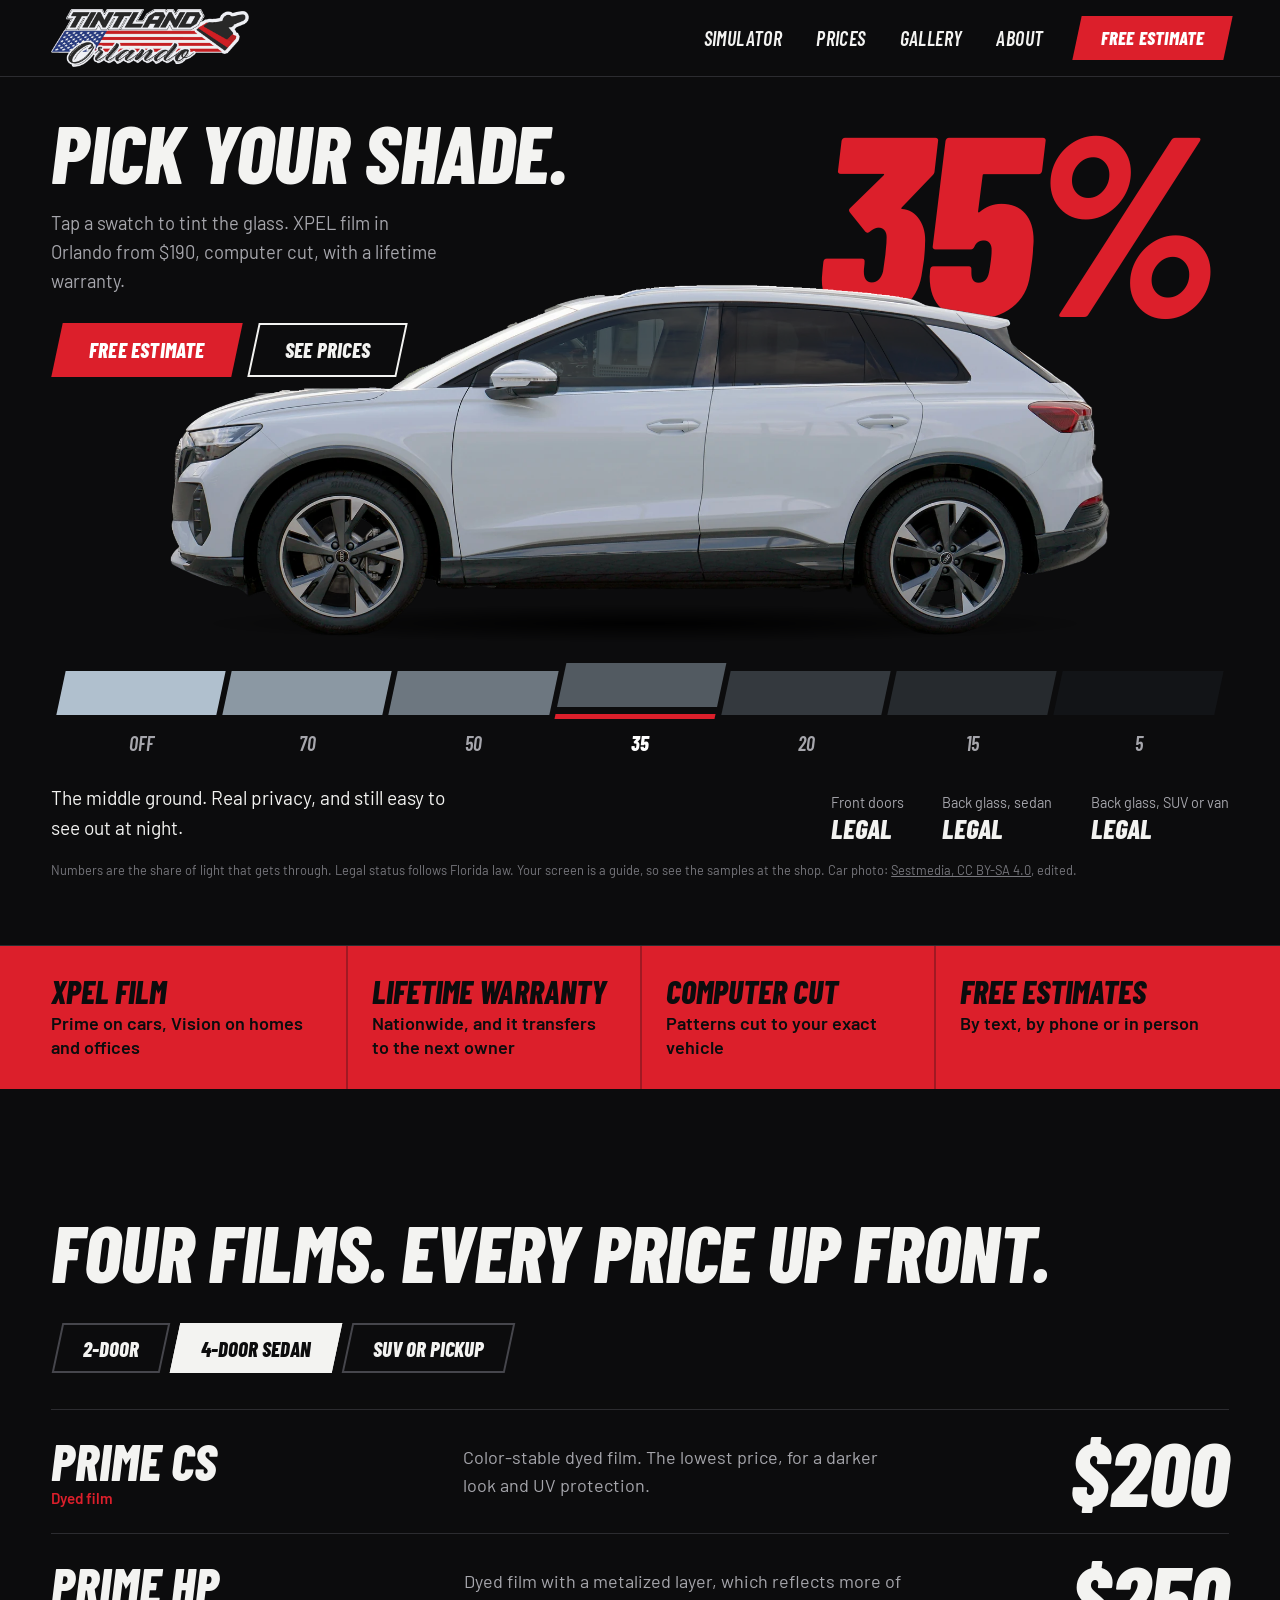
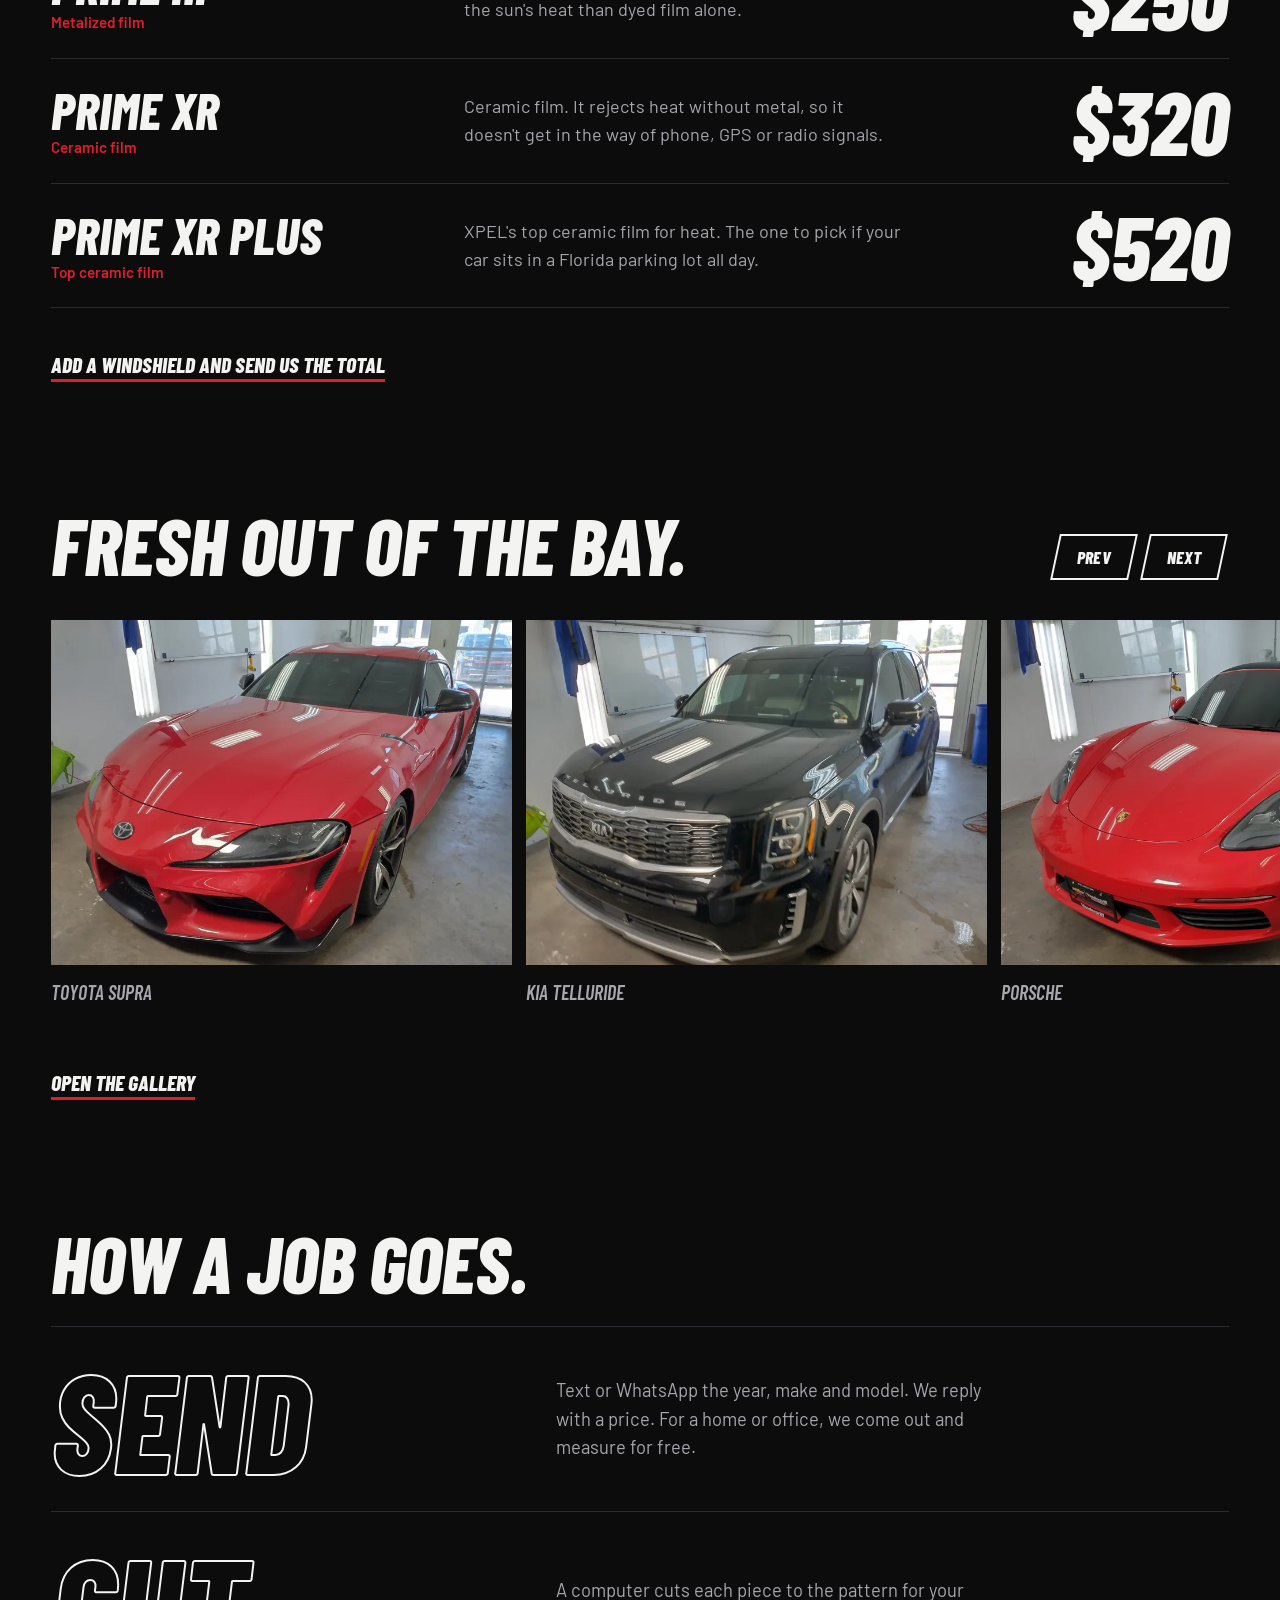
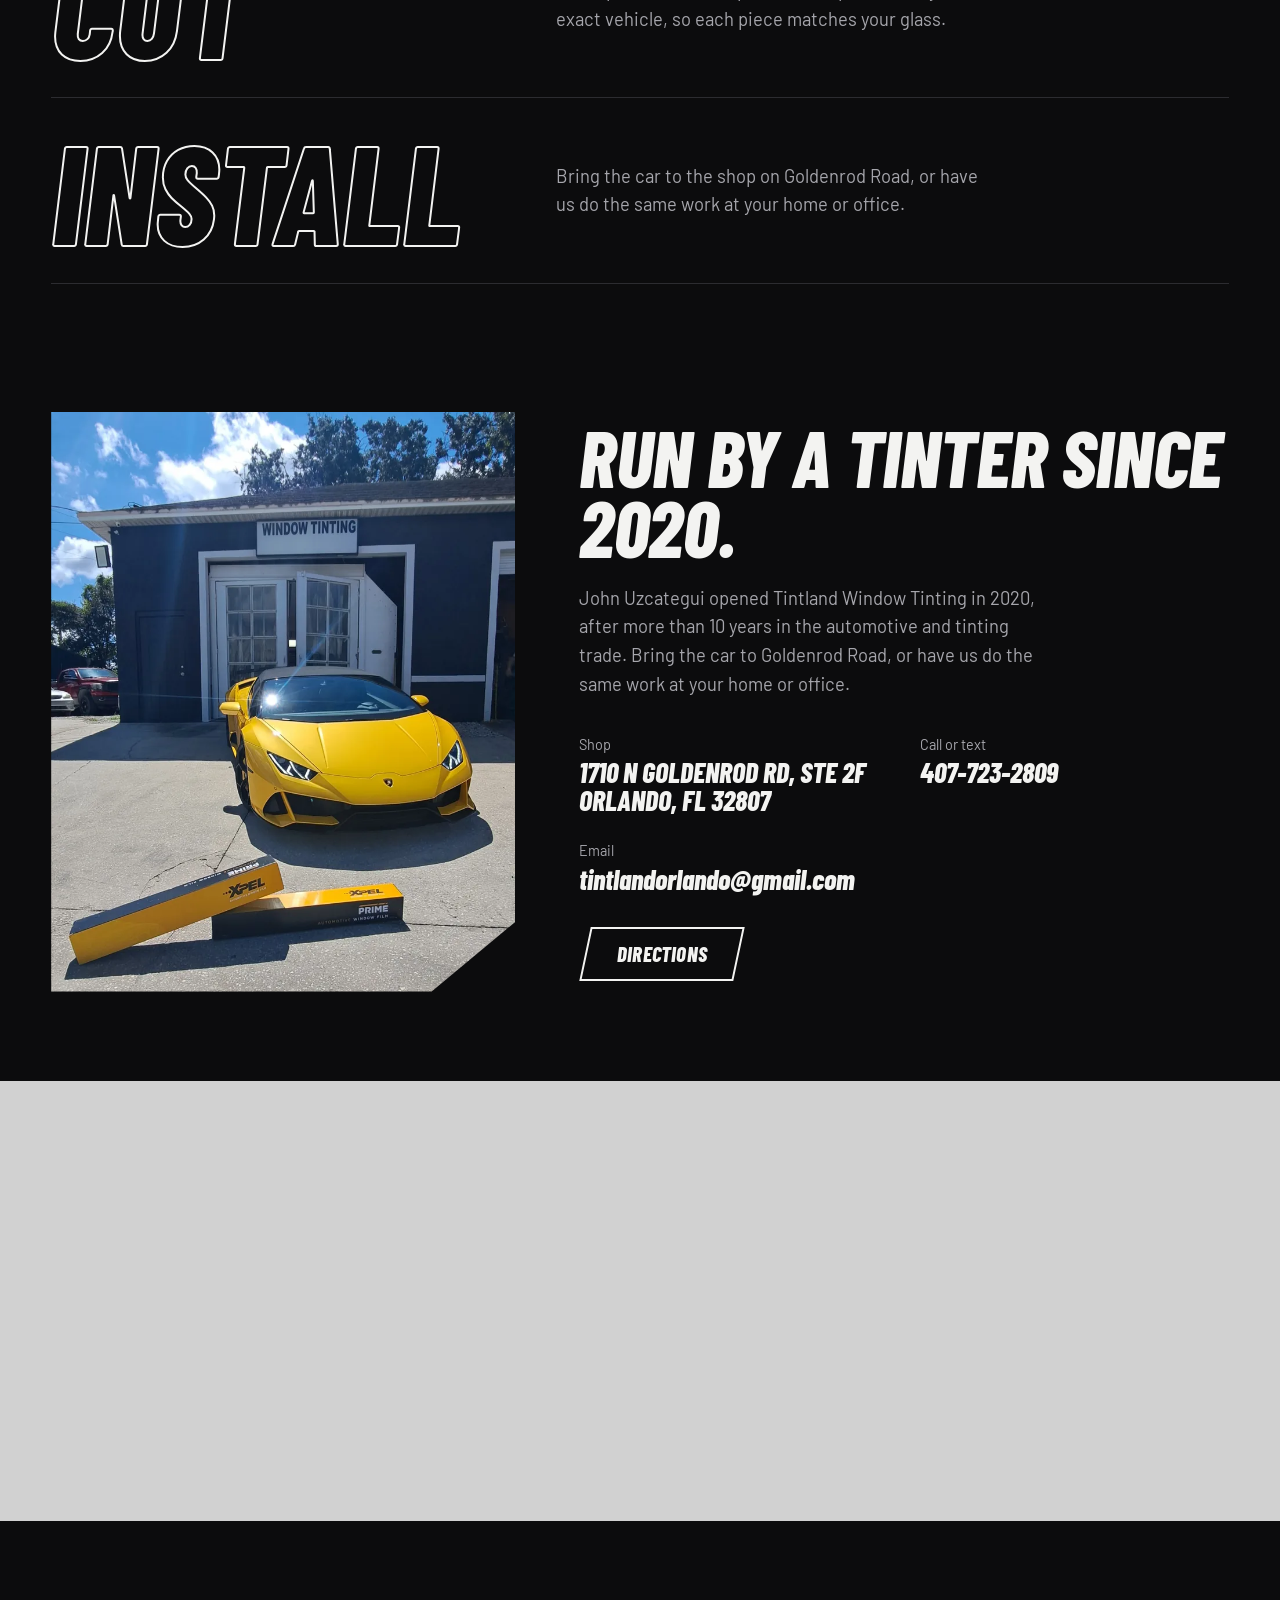
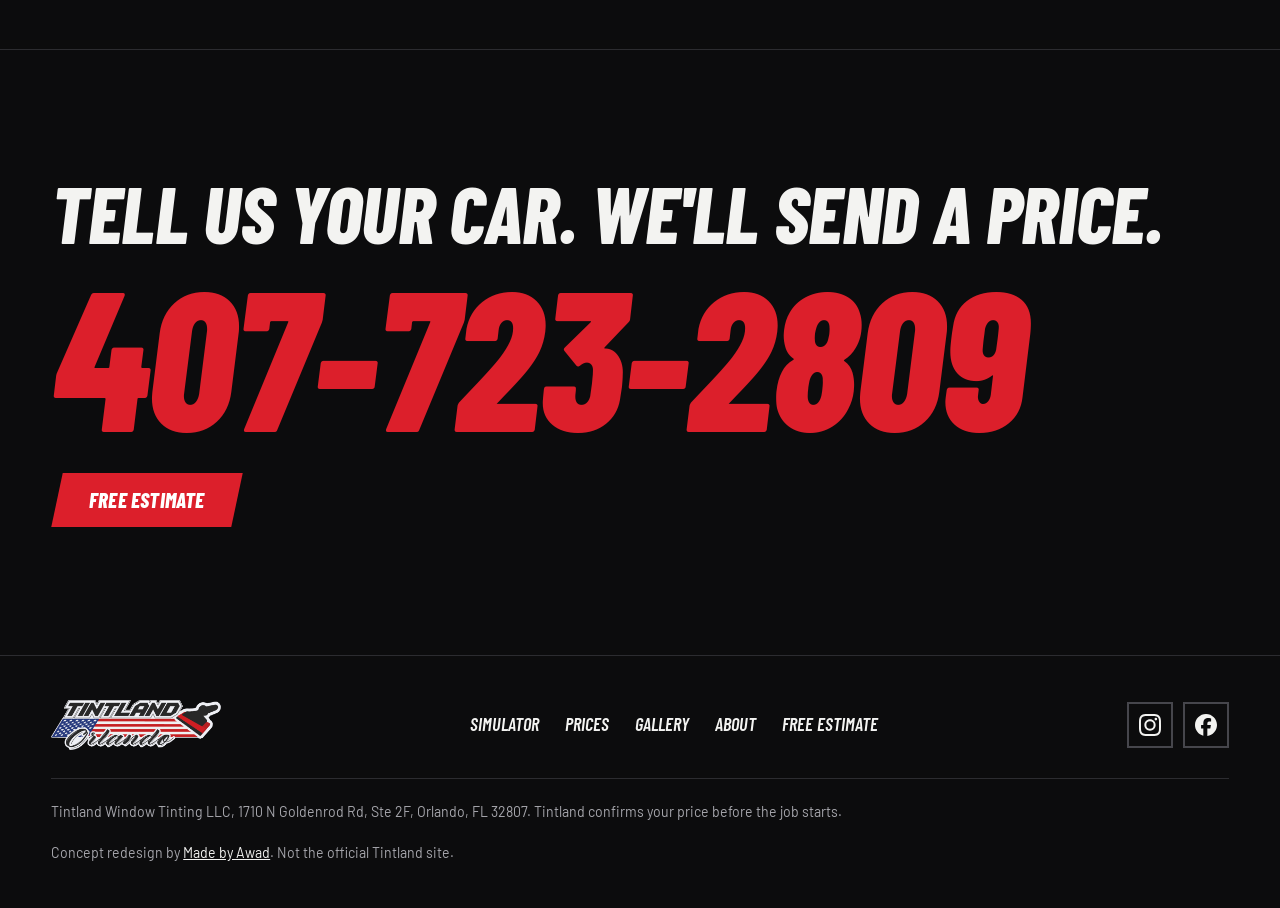
<file: index.html>
<!doctype html>
<html lang="en">
<head>
<meta charset="utf-8">
<meta name="viewport" content="width=device-width, initial-scale=1">
<title>Tintland Orlando | Window Tinting for Cars, Homes and Offices</title>
<meta name="description" content="XPEL window tint in Orlando from $190. Computer cut, lifetime transferable warranty, free estimates. At our Goldenrod Rd shop or at your home.">
<meta name="robots" content="noindex, nofollow">
<meta name="theme-color" content="#0c0c0d">
<meta name="color-scheme" content="dark">
<meta property="og:title" content="Tintland Orlando | Window Tinting for Cars, Homes and Offices">
<meta property="og:description" content="XPEL window tint in Orlando from $190. Computer cut, lifetime transferable warranty, free estimates. At our Goldenrod Rd shop or at your home.">
<meta property="og:image" content="assets/img/og.jpg">
<meta property="og:type" content="website">
<link rel="preload" href="assets/fonts/barlow-condensed-800-italic.woff2" as="font" type="font/woff2" crossorigin>
<link rel="preload" href="assets/fonts/barlow-400-normal.woff2" as="font" type="font/woff2" crossorigin>
<link rel="stylesheet" href="assets/site.css?v=5c88cf42">
</head>
<body>
<a class="skip" href="#main">Skip to content</a>
<header class="hdr">
  <div class="wrap">
    <a class="brand" href="index.html" aria-label="Tintland Orlando, home"><img src="assets/img/tintland-logo.png" width="197" height="58" alt="Tintland Orlando"></a>
    <button class="menu" type="button" aria-expanded="false" aria-controls="nav">Menu</button>
    <nav class="nav" id="nav" aria-label="Main"><a href="tint-simulator.html">Simulator</a><a href="prices.html">Prices</a><a href="gallery.html">Gallery</a><a href="about.html">About</a><a class="btn btn-p" href="estimate.html"><span>Free estimate</span></a></nav>
  </div>
</header>
<main id="main">


<section class="simhero">
  <div class="wrap">
    <div class="sh-copy">
      <h1>Pick your shade.</h1>
      <p>Tap a swatch to tint the glass. XPEL film in Orlando from $190, computer cut, with a lifetime warranty.</p>
      <div class="btns"><a class="btn btn-p" href="estimate.html"><span>Free estimate</span></a><a class="btn btn-s" href="prices.html"><span>See prices</span></a></div>
    </div>
    <div class="sh-num" aria-live="polite">35%</div>
    <div class="sh-stage">
      <img src="assets/img/sim-car-900.webp" srcset="assets/img/sim-car-900.webp 900w, assets/img/sim-car.webp 1800w" sizes="(max-width:1000px) 92vw, 960px" width="1800" height="696" alt="White SUV seen from the side" fetchpriority="high">
      <img class="tint" src="assets/img/sim-tint-900.webp" srcset="assets/img/sim-tint-900.webp 900w, assets/img/sim-tint.webp 1800w" sizes="(max-width:1000px) 92vw, 960px" width="1800" height="696" alt="" aria-hidden="true">
    </div>
    <div class="sim-ctl">
      <input class="sr" type="range" min="0" max="6" step="1" value="3" aria-label="Tint level, from no tint to 5 percent">
      <div class="swatches" aria-hidden="true"><div class="sw" style="background:#b0c0ce"></div><div class="sw" style="background:#8b98a3"></div><div class="sw" style="background:#6d7780"></div><div class="sw on" style="background:#525a61"></div><div class="sw" style="background:#34393e"></div><div class="sw" style="background:#262a2e"></div><div class="sw" style="background:#121417"></div></div>
      <div class="sw-l" aria-hidden="true"><span>Off</span><span>70</span><span>50</span><span class="on">35</span><span>20</span><span>15</span><span>5</span></div>
    </div>
    <div class="sim-out">
      <p class="sim-desc">The middle ground. Real privacy, and still easy to see out at night.</p>
      <div class="legal">
        <div><span>Front doors</span><b>Legal</b></div>
        <div><span>Back glass, sedan</span><b>Legal</b></div>
        <div><span>Back glass, SUV or van</span><b>Legal</b></div>
      </div>
    </div>
    <p class="credit">Numbers are the share of light that gets through. Legal status follows Florida law. Your screen is a guide, so see the samples at the shop. Car photo: <a href="https://commons.wikimedia.org/wiki/File:Audi_Q4_e-tron_2021-1_seitenansicht.jpg" rel="noopener">Sestmedia, CC BY-SA 4.0</a>, edited.</p>
  </div>
</section>

<section class="band">
  <div class="wrap">
    <div><b>XPEL film</b>Prime on cars, Vision on homes and offices</div>
    <div><b>Lifetime warranty</b>Nationwide, and it transfers to the next owner</div>
    <div><b>Computer cut</b>Patterns cut to your exact vehicle</div>
    <div><b>Free estimates</b>By text, by phone or in person</div>
  </div>
</section>

<section class="sec">
  <div class="wrap">
    <h2 class="rv">Four films. Every price up front.</h2>
    <div class="seg rv" role="group" aria-label="Vehicle type">
      <button type="button" data-veh="two" aria-pressed="false"><span>2-door</span></button>
      <button type="button" data-veh="four" aria-pressed="true"><span>4-door sedan</span></button>
      <button type="button" data-veh="suv" aria-pressed="false"><span>SUV or pickup</span></button>
    </div>
    <ol class="board rv">
      <li>
        <div class="nm">Prime CS<small>Dyed film</small></div>
        <p class="ds">Color-stable dyed film. The lowest price, for a darker look and UV protection.</p>
        <div class="pr" data-film="cs">$200</div>
      </li>
      <li>
        <div class="nm">Prime HP<small>Metalized film</small></div>
        <p class="ds">Dyed film with a metalized layer, which reflects more of the sun's heat than dyed film alone.</p>
        <div class="pr" data-film="hp">$250</div>
      </li>
      <li>
        <div class="nm">Prime XR<small>Ceramic film</small></div>
        <p class="ds">Ceramic film. It rejects heat without metal, so it doesn't get in the way of phone, GPS or radio signals.</p>
        <div class="pr" data-film="xr">$320</div>
      </li>
      <li>
        <div class="nm">Prime XR Plus<small>Top ceramic film</small></div>
        <p class="ds">XPEL's top ceramic film for heat. The one to pick if your car sits in a Florida parking lot all day.</p>
        <div class="pr" data-film="xrp">$520</div>
      </li>
    </ol>
    <p class="sec-foot rv"><a class="tlink" href="prices.html">Add a windshield and send us the total</a></p>
  </div>
</section>

<section class="sec" style="padding-top:0">
  <div class="wrap strip-head">
    <h2 class="rv">Fresh out of the bay.</h2>
    <div class="strip-nav rv">
      <button class="btn btn-s" type="button" data-strip="-1" aria-label="Previous photos"><span>Prev</span></button>
      <button class="btn btn-s" type="button" data-strip="1" aria-label="Next photos"><span>Next</span></button>
    </div>
  </div>
  <div class="strip rv" tabindex="0" aria-label="Photos of cars tinted at Tintland"><figure><img src="assets/img/supra-red-800.webp" srcset="assets/img/supra-red-800.webp 800w, assets/img/supra-red.webp 1600w" sizes="(max-width:700px) 80vw, 46vw" width="1600" height="1200" alt="Red Toyota Supra in the Tintland bay" loading="lazy" decoding="async"><figcaption>Toyota Supra</figcaption></figure><figure><img src="assets/img/telluride-black-800.webp" srcset="assets/img/telluride-black-800.webp 800w, assets/img/telluride-black.webp 1600w" sizes="(max-width:700px) 80vw, 46vw" width="1600" height="1200" alt="Black Kia Telluride in the Tintland bay" loading="lazy" decoding="async"><figcaption>Kia Telluride</figcaption></figure><figure><img src="assets/img/porsche-red-800.webp" srcset="assets/img/porsche-red-800.webp 800w, assets/img/porsche-red.webp 1600w" sizes="(max-width:700px) 80vw, 46vw" width="1600" height="1200" alt="Red Porsche convertible in the Tintland bay" loading="lazy" decoding="async"><figcaption>Porsche</figcaption></figure><figure><img src="assets/img/altima-white-800.webp" srcset="assets/img/altima-white-800.webp 800w, assets/img/altima-white.webp 1600w" sizes="(max-width:700px) 80vw, 46vw" width="1600" height="1200" alt="White Nissan Altima with a tinted rear window" loading="lazy" decoding="async"><figcaption>Nissan Altima</figcaption></figure><figure><img src="assets/img/suv-side-glass-800.webp" srcset="assets/img/suv-side-glass-800.webp 800w, assets/img/suv-side-glass.webp 1600w" sizes="(max-width:700px) 80vw, 46vw" width="1600" height="1200" alt="Side windows of a dark SUV after tint" loading="lazy" decoding="async"><figcaption>Side glass, after</figcaption></figure><figure><img src="assets/img/toyota-blue-800.webp" srcset="assets/img/toyota-blue-800.webp 800w, assets/img/toyota-blue.webp 1600w" sizes="(max-width:700px) 80vw, 46vw" width="1600" height="1200" alt="Blue Toyota sedan with a tinted rear window" loading="lazy" decoding="async"><figcaption>Toyota</figcaption></figure></div>
  <div class="wrap"><p class="sec-foot"><a class="tlink" href="gallery.html">Open the gallery</a></p></div>
</section>

<section class="sec" style="padding-top:0">
  <div class="wrap">
    <h2 class="rv">How a job goes.</h2>
    <div class="proc rv">
      <div><b>Send</b><p>Text or WhatsApp the year, make and model. We reply with a price. For a home or office, we come out and measure for free.</p></div>
      <div><b>Cut</b><p>A computer cuts each piece to the pattern for your exact vehicle, so each piece matches your glass.</p></div>
      <div><b>Install</b><p>Bring the car to the shop on Goldenrod Road, or have us do the same work at your home or office.</p></div>
    </div>
  </div>
</section>

<section class="sec" id="visit" style="padding-top:0">
  <div class="wrap shop">
    <div class="shop-img rv"><img src="assets/img/shop-front-800.webp" srcset="assets/img/shop-front-800.webp 800w, assets/img/shop-front.webp 1600w" sizes="(max-width:860px) 100vw, 40vw" width="1600" height="2244" alt="Yellow Lamborghini parked outside the Tintland Orlando shop" loading="lazy" decoding="async"></div>
    <div class="rv">
      <h2>Run by a tinter since 2020.</h2>
      <p>John Uzcategui opened Tintland Window Tinting in 2020, after more than 10 years in the automotive and tinting trade. Bring the car to Goldenrod Road, or have us do the same work at your home or office.</p>
      <dl class="facts">
        <div><dt>Shop</dt><dd>1710 N Goldenrod Rd, Ste 2F<br>Orlando, FL 32807</dd></div>
        <div><dt>Call or text</dt><dd><a href="tel:+14077232809">407-723-2809</a></dd></div>
        <div><dt>Email</dt><dd class="plain"><a href="mailto:tintlandorlando@gmail.com">tintlandorlando@gmail.com</a></dd></div>
      </dl>
      <div class="btns"><a class="btn btn-s" href="https://www.google.com/maps/search/?api=1&query=Tintland+Window+Tinting,+1710+N+Goldenrod+Rd+STE+2F,+Orlando,+FL+32807" rel="noopener"><span>Directions</span></a></div>
    </div>
  </div>
  <div class="map rv"><iframe title="Map showing Tintland Orlando on N Goldenrod Rd" loading="lazy" src="https://www.google.com/maps?q=Tintland+Window+Tinting,+1710+N+Goldenrod+Rd+STE+2F,+Orlando,+FL+32807&output=embed"></iframe></div>
</section>

<section class="sec end">
  <div class="wrap">
    <h2 class="rv">Tell us your car. We'll send a price.</h2>
    <a class="tel rv" href="tel:+14077232809">407-723-2809</a>
    <div class="btns rv"><a class="btn btn-p" href="estimate.html"><span>Free estimate</span></a></div>
  </div>
</section>
</main>
<footer class="ftr">
  <div class="wrap">
    <img src="assets/img/tintland-logo.png" width="640" height="188" alt="Tintland Orlando" loading="lazy">
    <nav aria-label="Footer">
      <a href="tint-simulator.html">Simulator</a><a href="prices.html">Prices</a><a href="gallery.html">Gallery</a><a href="about.html">About</a><a href="estimate.html">Free estimate</a>
    </nav>
    <div class="social"><a href="https://www.instagram.com/tintlandorlando/" rel="noopener" aria-label="Tintland Orlando on Instagram"><svg viewBox="0 0 24 24" width="22" height="22" fill="currentColor" aria-hidden="true"><path d="M7.0301.084c-1.2768.0602-2.1487.264-2.911.5634-.7888.3075-1.4575.72-2.1228 1.3877-.6652.6677-1.075 1.3368-1.3802 2.127-.2954.7638-.4956 1.6365-.552 2.914-.0564 1.2775-.0689 1.6882-.0626 4.947.0062 3.2586.0206 3.6671.0825 4.9473.061 1.2765.264 2.1482.5635 2.9107.308.7889.72 1.4573 1.388 2.1228.6679.6655 1.3365 1.0743 2.1285 1.38.7632.295 1.6361.4961 2.9134.552 1.2773.056 1.6884.069 4.9462.0627 3.2578-.0062 3.668-.0207 4.9478-.0814 1.28-.0607 2.147-.2652 2.9098-.5633.7889-.3086 1.4578-.72 2.1228-1.3881.665-.6682 1.0745-1.3378 1.3795-2.1284.2957-.7632.4966-1.636.552-2.9124.056-1.2809.0692-1.6898.063-4.948-.0063-3.2583-.021-3.6668-.0817-4.9465-.0607-1.2797-.264-2.1487-.5633-2.9117-.3084-.7889-.72-1.4568-1.3876-2.1228C21.2982 1.33 20.628.9208 19.8378.6165 19.074.321 18.2017.1197 16.9244.0645 15.6471.0093 15.236-.005 11.977.0014 8.718.0076 8.31.0215 7.0301.0839m.1402 21.6932c-1.17-.0509-1.8053-.2453-2.2287-.408-.5606-.216-.96-.4771-1.3819-.895-.422-.4178-.6811-.8186-.9-1.378-.1644-.4234-.3624-1.058-.4171-2.228-.0595-1.2645-.072-1.6442-.079-4.848-.007-3.2037.0053-3.583.0607-4.848.05-1.169.2456-1.805.408-2.2282.216-.5613.4762-.96.895-1.3816.4188-.4217.8184-.6814 1.3783-.9003.423-.1651 1.0575-.3614 2.227-.4171 1.2655-.06 1.6447-.072 4.848-.079 3.2033-.007 3.5835.005 4.8495.0608 1.169.0508 1.8053.2445 2.228.408.5608.216.96.4754 1.3816.895.4217.4194.6816.8176.9005 1.3787.1653.4217.3617 1.056.4169 2.2263.0602 1.2655.0739 1.645.0796 4.848.0058 3.203-.0055 3.5834-.061 4.848-.051 1.17-.245 1.8055-.408 2.2294-.216.5604-.4763.96-.8954 1.3814-.419.4215-.8181.6811-1.3783.9-.4224.1649-1.0577.3617-2.2262.4174-1.2656.0595-1.6448.072-4.8493.079-3.2045.007-3.5825-.006-4.848-.0608M16.953 5.5864A1.44 1.44 0 1 0 18.39 4.144a1.44 1.44 0 0 0-1.437 1.4424M5.8385 12.012c.0067 3.4032 2.7706 6.1557 6.173 6.1493 3.4026-.0065 6.157-2.7701 6.1506-6.1733-.0065-3.4032-2.771-6.1565-6.174-6.1498-3.403.0067-6.156 2.771-6.1496 6.1738M8 12.0077a4 4 0 1 1 4.008 3.9921A3.9996 3.9996 0 0 1 8 12.0077"/></svg></a><a href="https://www.facebook.com/tintlandorlando" rel="noopener" aria-label="Tintland Orlando on Facebook"><svg viewBox="0 0 24 24" width="22" height="22" fill="currentColor" aria-hidden="true"><path d="M9.101 23.691v-7.98H6.627v-3.667h2.474v-1.58c0-4.085 1.848-5.978 5.858-5.978.401 0 .955.042 1.468.103a8.68 8.68 0 0 1 1.141.195v3.325a8.623 8.623 0 0 0-.653-.036 26.805 26.805 0 0 0-.733-.009c-.707 0-1.259.096-1.675.309a1.686 1.686 0 0 0-.679.622c-.258.42-.374.995-.374 1.752v1.297h3.919l-.386 2.103-.287 1.564h-3.246v8.245C19.396 23.238 24 18.179 24 12.044c0-6.627-5.373-12-12-12s-12 5.373-12 12c0 5.628 3.874 10.35 9.101 11.647Z"/></svg></a></div>
    <div class="note">
      <span>Tintland Window Tinting LLC, 1710 N Goldenrod Rd, Ste 2F, Orlando, FL 32807. Tintland confirms your price before the job starts.</span>
      <span>Concept redesign by <a href="https://madebyawad.com" rel="noopener">Made by Awad</a>. Not the official Tintland site.</span>
    </div>
  </div>
</footer>
<div class="bar">
  <a class="btn btn-s" href="tel:+14077232809"><span>Call</span></a>
  <a class="btn btn-p" href="estimate.html"><span>Free estimate</span></a>
</div>
<script>window.TL_PRICES={"base": {"two": {"cs": 190, "hp": 240, "xr": 300, "xrp": 500}, "four": {"cs": 200, "hp": 250, "xr": 320, "xrp": 520}, "suv": {"cs": 220, "hp": 260, "xr": 340, "xrp": 540}}, "windshield": {"xr": 180, "xrp": 220}, "visor": {"cs": 30, "hp": 40, "xr": 50, "xrp": 80}};</script>
<script src="assets/site.js?v=5c88cf42" defer></script>
</body>
</html>
</file>
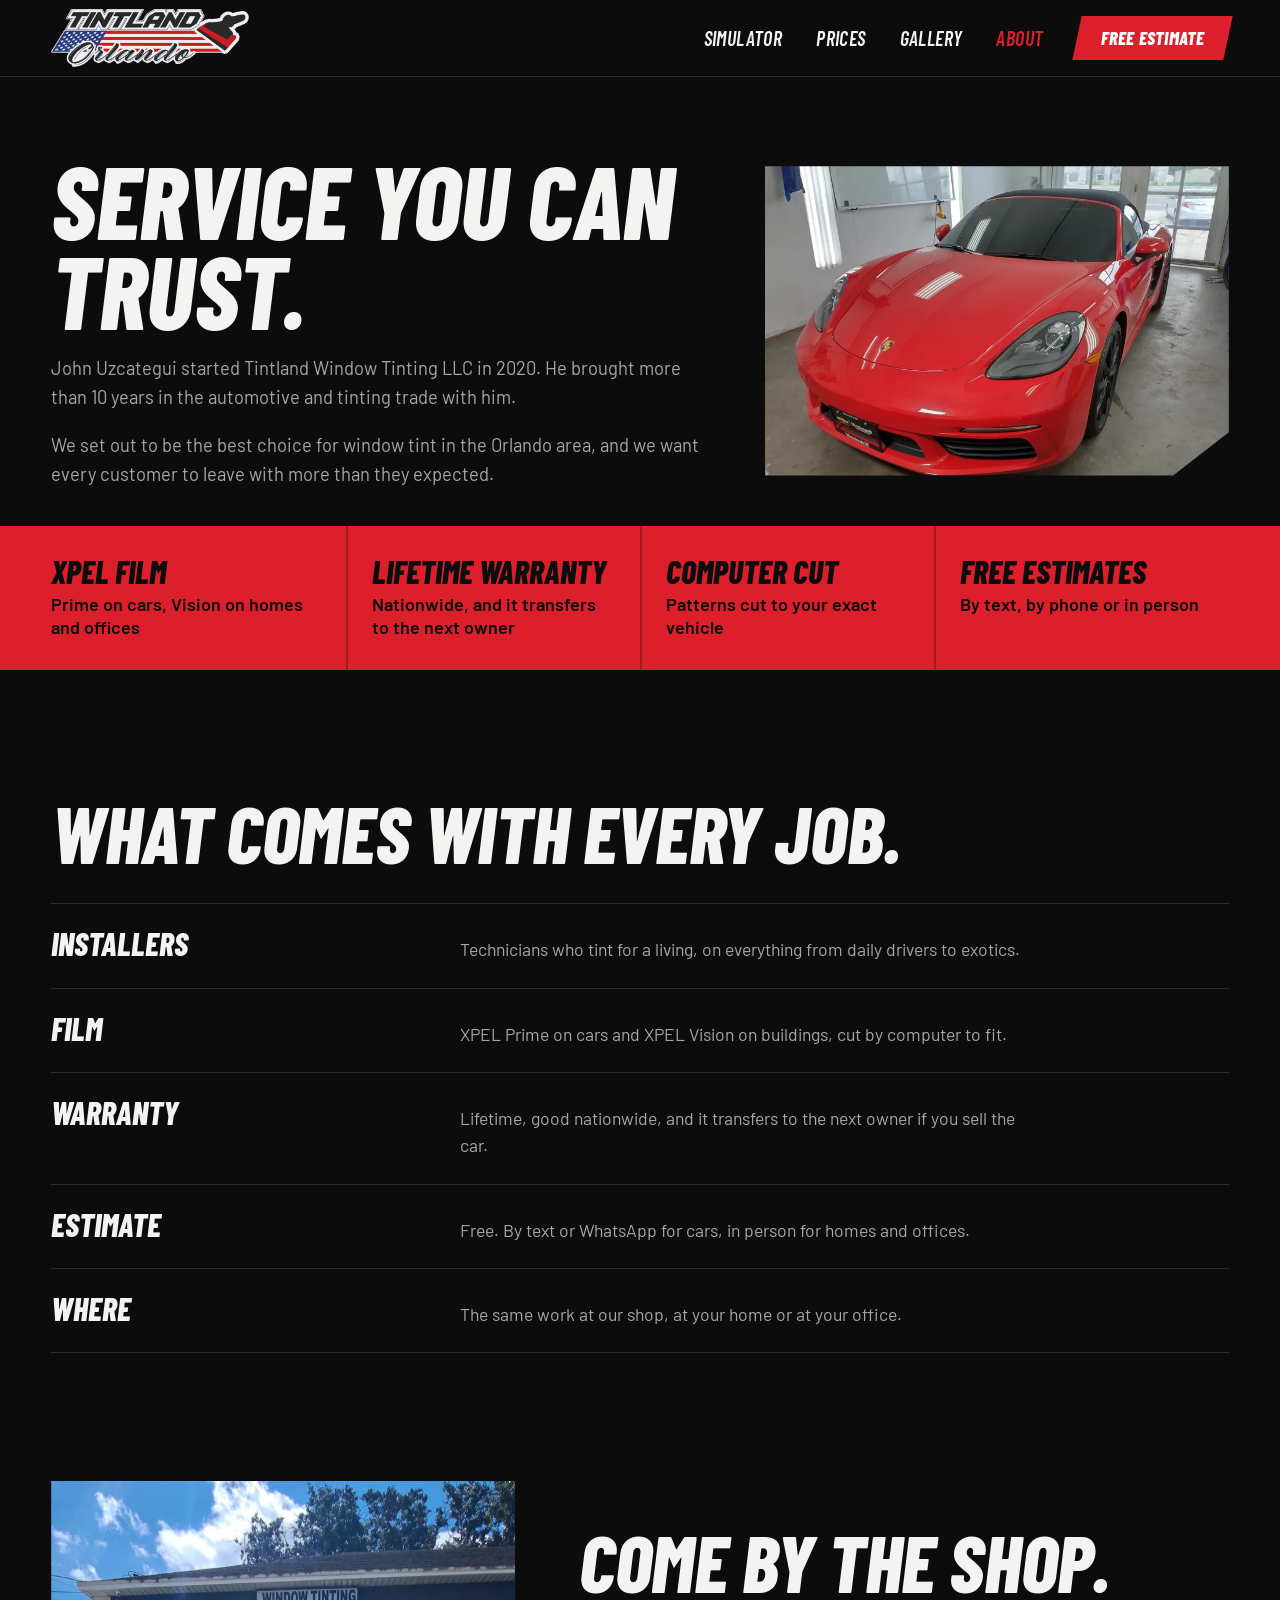
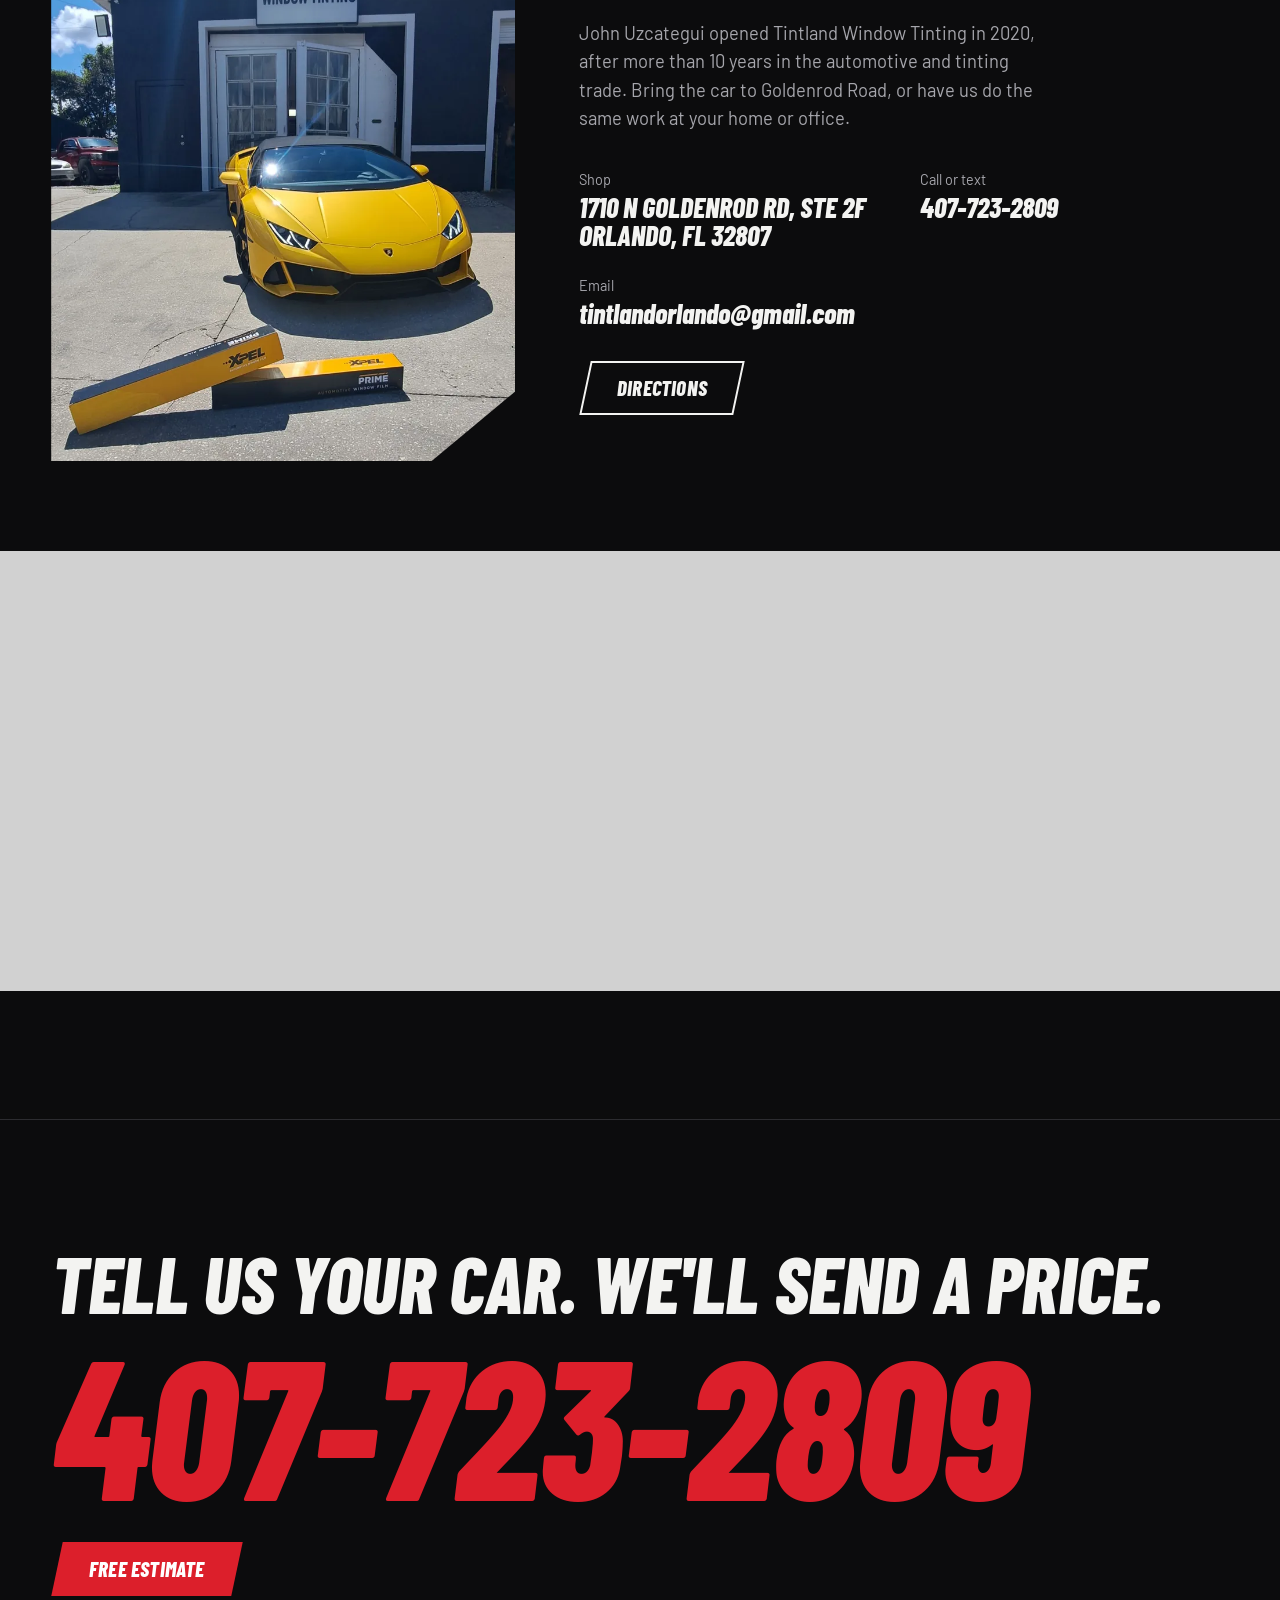
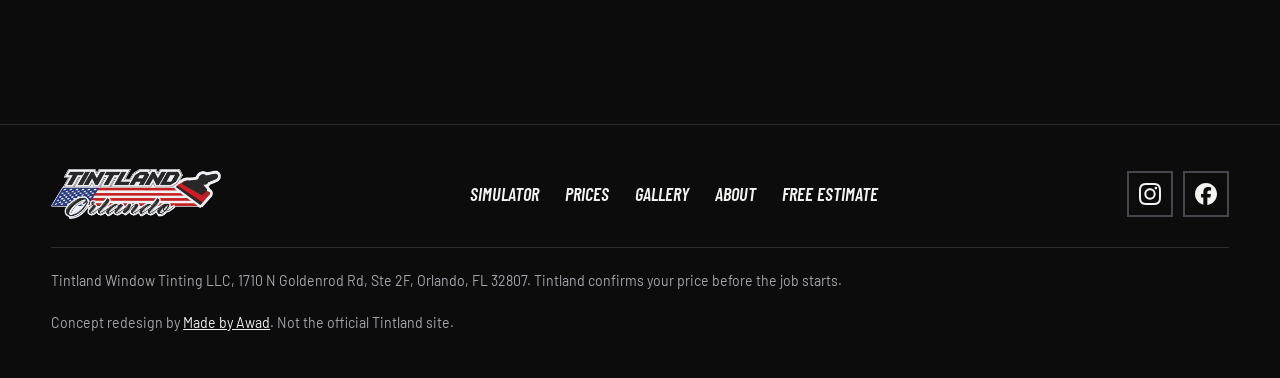
<file: about.html>
<!doctype html>
<html lang="en">
<head>
<meta charset="utf-8">
<meta name="viewport" content="width=device-width, initial-scale=1">
<title>About | Tintland Orlando</title>
<meta name="description" content="Tintland Window Tinting LLC opened in Orlando in 2020. Founder John Uzcategui has more than 10 years in the automotive and tinting trade.">
<meta name="robots" content="noindex, nofollow">
<meta name="theme-color" content="#0c0c0d">
<meta name="color-scheme" content="dark">
<meta property="og:title" content="About | Tintland Orlando">
<meta property="og:description" content="Tintland Window Tinting LLC opened in Orlando in 2020. Founder John Uzcategui has more than 10 years in the automotive and tinting trade.">
<meta property="og:image" content="assets/img/og.jpg">
<meta property="og:type" content="website">
<link rel="preload" href="assets/fonts/barlow-condensed-800-italic.woff2" as="font" type="font/woff2" crossorigin>
<link rel="preload" href="assets/fonts/barlow-400-normal.woff2" as="font" type="font/woff2" crossorigin>
<link rel="stylesheet" href="assets/site.css?v=5c88cf42">
</head>
<body>
<a class="skip" href="#main">Skip to content</a>
<header class="hdr">
  <div class="wrap">
    <a class="brand" href="index.html" aria-label="Tintland Orlando, home"><img src="assets/img/tintland-logo.png" width="197" height="58" alt="Tintland Orlando"></a>
    <button class="menu" type="button" aria-expanded="false" aria-controls="nav">Menu</button>
    <nav class="nav" id="nav" aria-label="Main"><a href="tint-simulator.html">Simulator</a><a href="prices.html">Prices</a><a href="gallery.html">Gallery</a><a href="about.html" aria-current="page">About</a><a class="btn btn-p" href="estimate.html"><span>Free estimate</span></a></nav>
  </div>
</header>
<main id="main">

<section class="phead">
  <div class="wrap split">
    <div>
      <h1>Service you can trust.</h1>
      <p>John Uzcategui started Tintland Window Tinting LLC in 2020. He brought more than 10 years in the automotive and tinting trade with him.</p>
      <p>We set out to be the best choice for window tint in the Orlando area, and we want every customer to leave with more than they expected.</p>
    </div>
    <div><img src="assets/img/porsche-red-800.webp" srcset="assets/img/porsche-red-800.webp 800w, assets/img/porsche-red.webp 1600w" sizes="(max-width:860px) 100vw, 50vw" width="1600" height="1200" alt="Red Porsche convertible in the Tintland bay" fetchpriority="high"></div>
  </div>
</section>

<section class="band">
  <div class="wrap">
    <div><b>XPEL film</b>Prime on cars, Vision on homes and offices</div>
    <div><b>Lifetime warranty</b>Nationwide, and it transfers to the next owner</div>
    <div><b>Computer cut</b>Patterns cut to your exact vehicle</div>
    <div><b>Free estimates</b>By text, by phone or in person</div>
  </div>
</section>
<section class="sec">
  <div class="wrap">
    <h2 class="rv">What comes with every job.</h2>
    <div class="rows rv">
      <div><b>Installers</b><span>Technicians who tint for a living, on everything from daily drivers to exotics.</span></div>
      <div><b>Film</b><span>XPEL Prime on cars and XPEL Vision on buildings, cut by computer to fit.</span></div>
      <div><b>Warranty</b><span>Lifetime, good nationwide, and it transfers to the next owner if you sell the car.</span></div>
      <div><b>Estimate</b><span>Free. By text or WhatsApp for cars, in person for homes and offices.</span></div>
      <div><b>Where</b><span>The same work at our shop, at your home or at your office.</span></div>
    </div>
  </div>
</section>

<section class="sec" id="visit" style="padding-top:0">
  <div class="wrap shop">
    <div class="shop-img rv"><img src="assets/img/shop-front-800.webp" srcset="assets/img/shop-front-800.webp 800w, assets/img/shop-front.webp 1600w" sizes="(max-width:860px) 100vw, 40vw" width="1600" height="2244" alt="Yellow Lamborghini parked outside the Tintland Orlando shop" loading="lazy" decoding="async"></div>
    <div class="rv">
      <h2>Come by the shop.</h2>
      <p>John Uzcategui opened Tintland Window Tinting in 2020, after more than 10 years in the automotive and tinting trade. Bring the car to Goldenrod Road, or have us do the same work at your home or office.</p>
      <dl class="facts">
        <div><dt>Shop</dt><dd>1710 N Goldenrod Rd, Ste 2F<br>Orlando, FL 32807</dd></div>
        <div><dt>Call or text</dt><dd><a href="tel:+14077232809">407-723-2809</a></dd></div>
        <div><dt>Email</dt><dd class="plain"><a href="mailto:tintlandorlando@gmail.com">tintlandorlando@gmail.com</a></dd></div>
      </dl>
      <div class="btns"><a class="btn btn-s" href="https://www.google.com/maps/search/?api=1&query=Tintland+Window+Tinting,+1710+N+Goldenrod+Rd+STE+2F,+Orlando,+FL+32807" rel="noopener"><span>Directions</span></a></div>
    </div>
  </div>
  <div class="map rv"><iframe title="Map showing Tintland Orlando on N Goldenrod Rd" loading="lazy" src="https://www.google.com/maps?q=Tintland+Window+Tinting,+1710+N+Goldenrod+Rd+STE+2F,+Orlando,+FL+32807&output=embed"></iframe></div>
</section>

<section class="sec end">
  <div class="wrap">
    <h2 class="rv">Tell us your car. We'll send a price.</h2>
    <a class="tel rv" href="tel:+14077232809">407-723-2809</a>
    <div class="btns rv"><a class="btn btn-p" href="estimate.html"><span>Free estimate</span></a></div>
  </div>
</section>
</main>
<footer class="ftr">
  <div class="wrap">
    <img src="assets/img/tintland-logo.png" width="640" height="188" alt="Tintland Orlando" loading="lazy">
    <nav aria-label="Footer">
      <a href="tint-simulator.html">Simulator</a><a href="prices.html">Prices</a><a href="gallery.html">Gallery</a><a href="about.html">About</a><a href="estimate.html">Free estimate</a>
    </nav>
    <div class="social"><a href="https://www.instagram.com/tintlandorlando/" rel="noopener" aria-label="Tintland Orlando on Instagram"><svg viewBox="0 0 24 24" width="22" height="22" fill="currentColor" aria-hidden="true"><path d="M7.0301.084c-1.2768.0602-2.1487.264-2.911.5634-.7888.3075-1.4575.72-2.1228 1.3877-.6652.6677-1.075 1.3368-1.3802 2.127-.2954.7638-.4956 1.6365-.552 2.914-.0564 1.2775-.0689 1.6882-.0626 4.947.0062 3.2586.0206 3.6671.0825 4.9473.061 1.2765.264 2.1482.5635 2.9107.308.7889.72 1.4573 1.388 2.1228.6679.6655 1.3365 1.0743 2.1285 1.38.7632.295 1.6361.4961 2.9134.552 1.2773.056 1.6884.069 4.9462.0627 3.2578-.0062 3.668-.0207 4.9478-.0814 1.28-.0607 2.147-.2652 2.9098-.5633.7889-.3086 1.4578-.72 2.1228-1.3881.665-.6682 1.0745-1.3378 1.3795-2.1284.2957-.7632.4966-1.636.552-2.9124.056-1.2809.0692-1.6898.063-4.948-.0063-3.2583-.021-3.6668-.0817-4.9465-.0607-1.2797-.264-2.1487-.5633-2.9117-.3084-.7889-.72-1.4568-1.3876-2.1228C21.2982 1.33 20.628.9208 19.8378.6165 19.074.321 18.2017.1197 16.9244.0645 15.6471.0093 15.236-.005 11.977.0014 8.718.0076 8.31.0215 7.0301.0839m.1402 21.6932c-1.17-.0509-1.8053-.2453-2.2287-.408-.5606-.216-.96-.4771-1.3819-.895-.422-.4178-.6811-.8186-.9-1.378-.1644-.4234-.3624-1.058-.4171-2.228-.0595-1.2645-.072-1.6442-.079-4.848-.007-3.2037.0053-3.583.0607-4.848.05-1.169.2456-1.805.408-2.2282.216-.5613.4762-.96.895-1.3816.4188-.4217.8184-.6814 1.3783-.9003.423-.1651 1.0575-.3614 2.227-.4171 1.2655-.06 1.6447-.072 4.848-.079 3.2033-.007 3.5835.005 4.8495.0608 1.169.0508 1.8053.2445 2.228.408.5608.216.96.4754 1.3816.895.4217.4194.6816.8176.9005 1.3787.1653.4217.3617 1.056.4169 2.2263.0602 1.2655.0739 1.645.0796 4.848.0058 3.203-.0055 3.5834-.061 4.848-.051 1.17-.245 1.8055-.408 2.2294-.216.5604-.4763.96-.8954 1.3814-.419.4215-.8181.6811-1.3783.9-.4224.1649-1.0577.3617-2.2262.4174-1.2656.0595-1.6448.072-4.8493.079-3.2045.007-3.5825-.006-4.848-.0608M16.953 5.5864A1.44 1.44 0 1 0 18.39 4.144a1.44 1.44 0 0 0-1.437 1.4424M5.8385 12.012c.0067 3.4032 2.7706 6.1557 6.173 6.1493 3.4026-.0065 6.157-2.7701 6.1506-6.1733-.0065-3.4032-2.771-6.1565-6.174-6.1498-3.403.0067-6.156 2.771-6.1496 6.1738M8 12.0077a4 4 0 1 1 4.008 3.9921A3.9996 3.9996 0 0 1 8 12.0077"/></svg></a><a href="https://www.facebook.com/tintlandorlando" rel="noopener" aria-label="Tintland Orlando on Facebook"><svg viewBox="0 0 24 24" width="22" height="22" fill="currentColor" aria-hidden="true"><path d="M9.101 23.691v-7.98H6.627v-3.667h2.474v-1.58c0-4.085 1.848-5.978 5.858-5.978.401 0 .955.042 1.468.103a8.68 8.68 0 0 1 1.141.195v3.325a8.623 8.623 0 0 0-.653-.036 26.805 26.805 0 0 0-.733-.009c-.707 0-1.259.096-1.675.309a1.686 1.686 0 0 0-.679.622c-.258.42-.374.995-.374 1.752v1.297h3.919l-.386 2.103-.287 1.564h-3.246v8.245C19.396 23.238 24 18.179 24 12.044c0-6.627-5.373-12-12-12s-12 5.373-12 12c0 5.628 3.874 10.35 9.101 11.647Z"/></svg></a></div>
    <div class="note">
      <span>Tintland Window Tinting LLC, 1710 N Goldenrod Rd, Ste 2F, Orlando, FL 32807. Tintland confirms your price before the job starts.</span>
      <span>Concept redesign by <a href="https://madebyawad.com" rel="noopener">Made by Awad</a>. Not the official Tintland site.</span>
    </div>
  </div>
</footer>
<div class="bar">
  <a class="btn btn-s" href="tel:+14077232809"><span>Call</span></a>
  <a class="btn btn-p" href="estimate.html"><span>Free estimate</span></a>
</div>
<script src="assets/site.js?v=5c88cf42" defer></script>
</body>
</html>
</file>
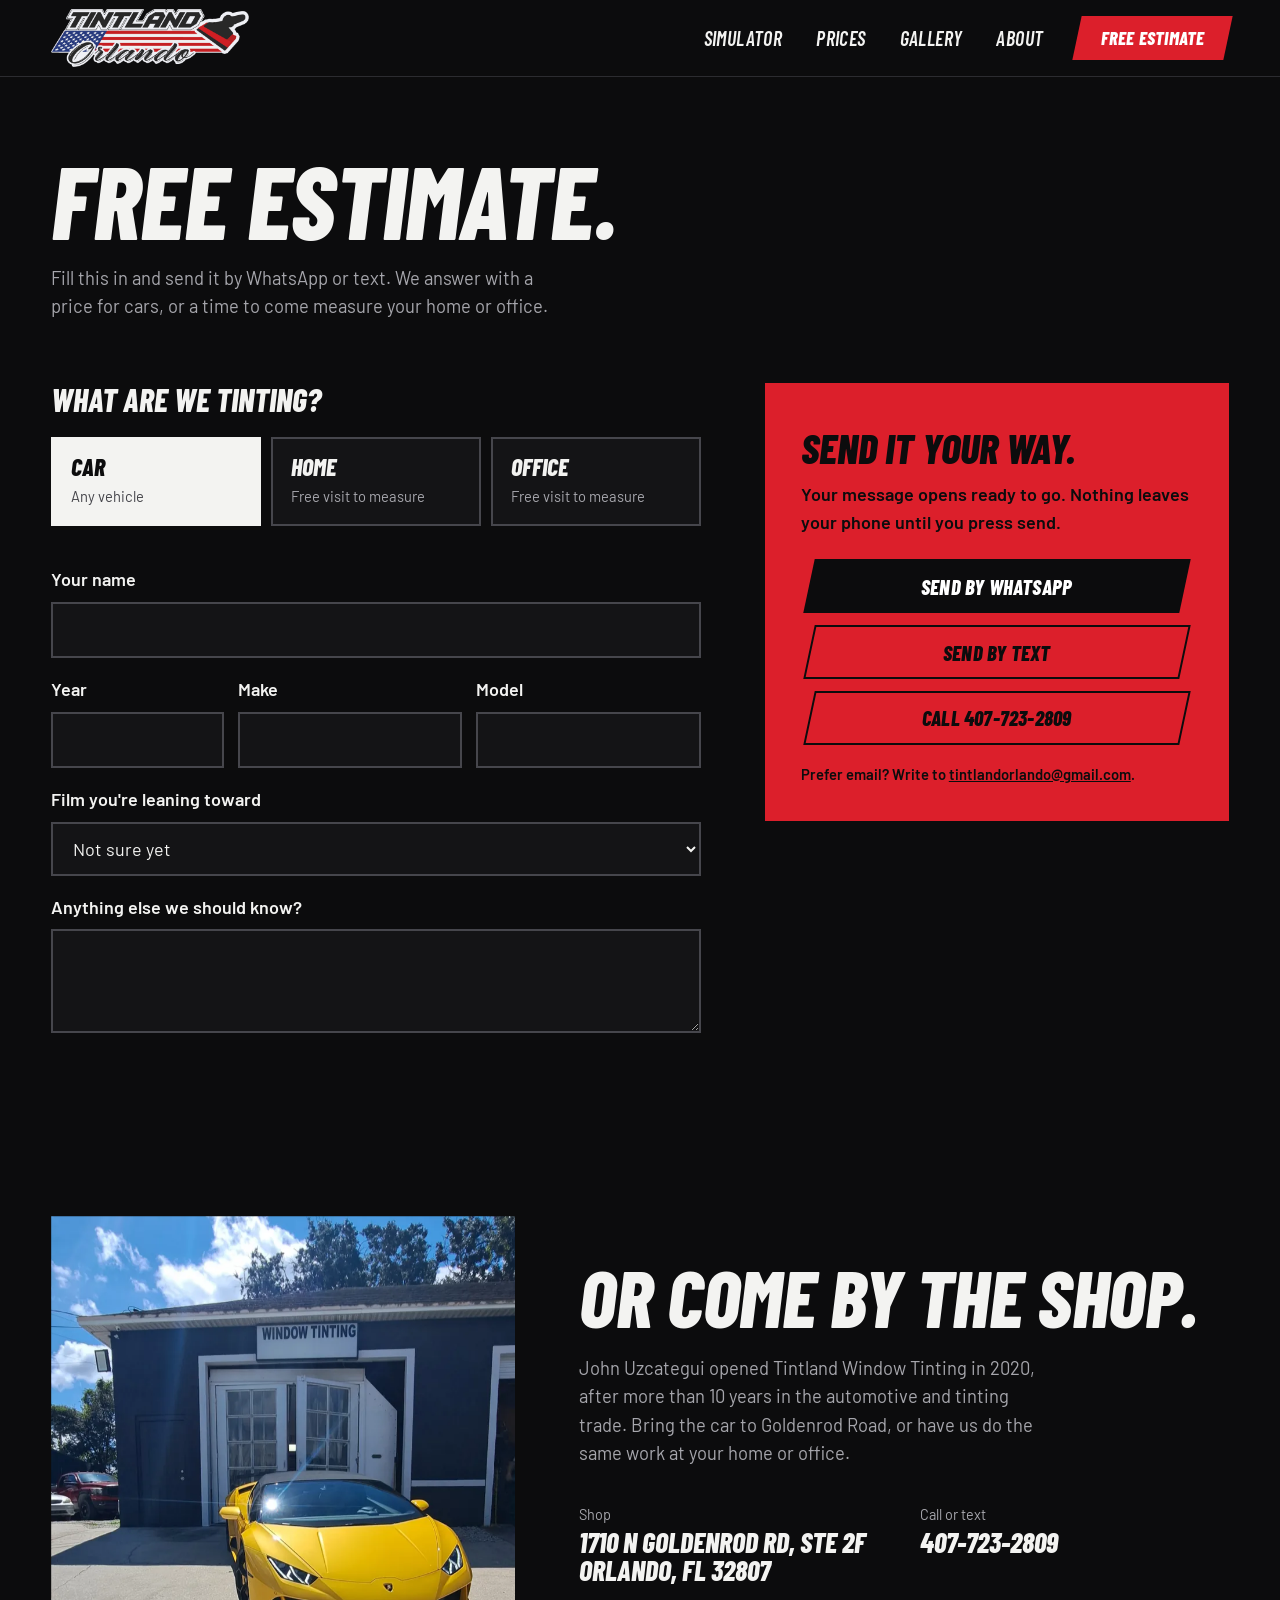
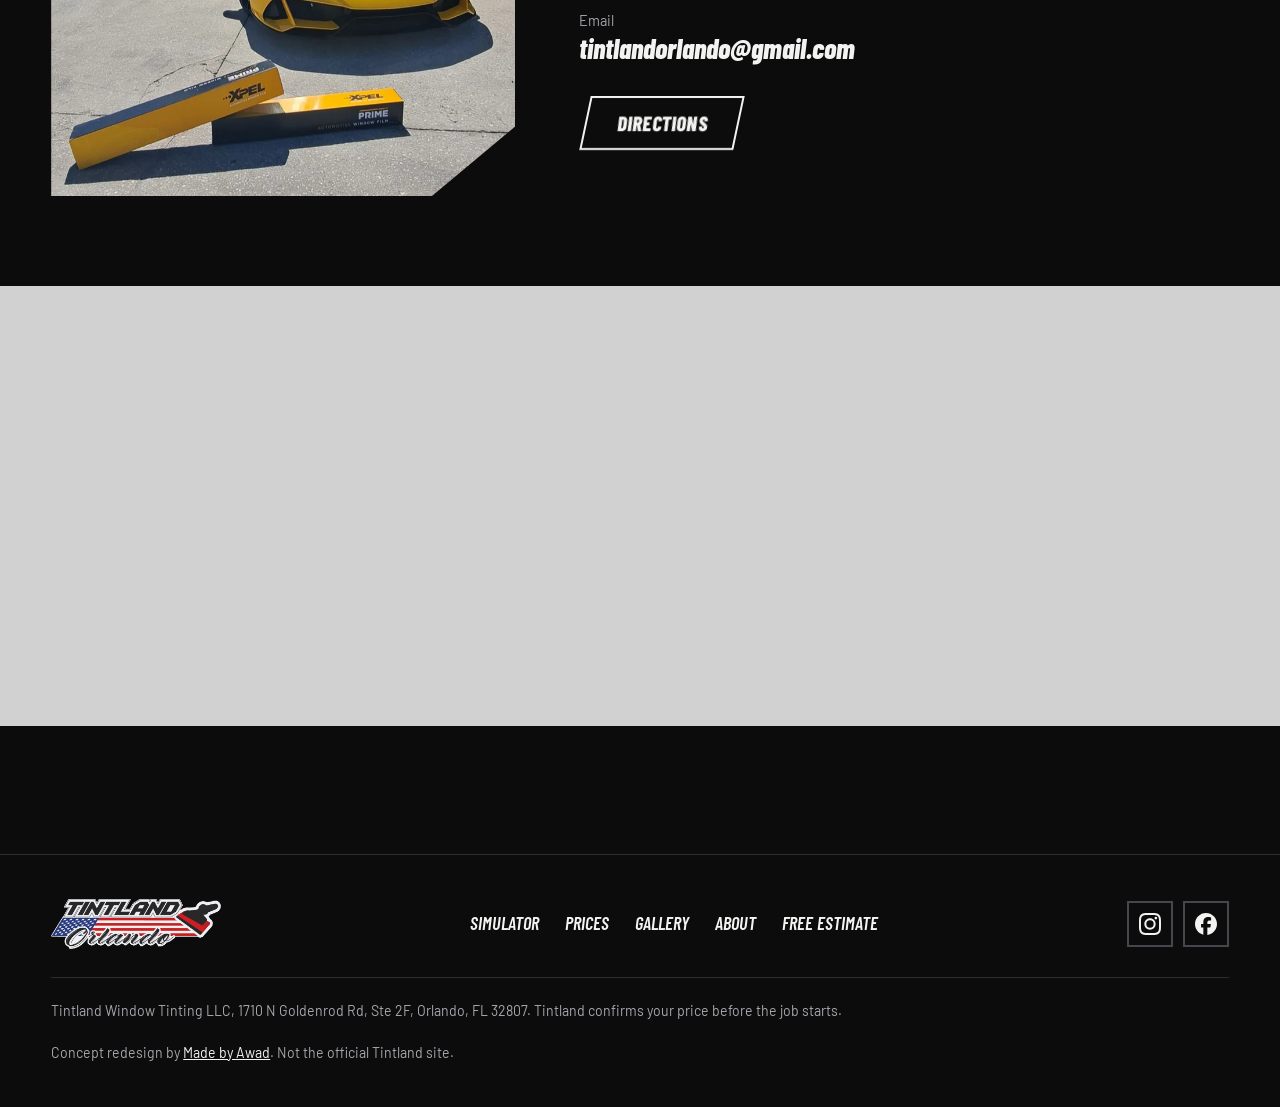
<file: estimate.html>
<!doctype html>
<html lang="en">
<head>
<meta charset="utf-8">
<meta name="viewport" content="width=device-width, initial-scale=1">
<title>Free Estimate | Tintland Orlando</title>
<meta name="description" content="Get a free window tint estimate from Tintland Orlando by WhatsApp, text or phone. Cars, homes and offices.">
<meta name="robots" content="noindex, nofollow">
<meta name="theme-color" content="#0c0c0d">
<meta name="color-scheme" content="dark">
<meta property="og:title" content="Free Estimate | Tintland Orlando">
<meta property="og:description" content="Get a free window tint estimate from Tintland Orlando by WhatsApp, text or phone. Cars, homes and offices.">
<meta property="og:image" content="assets/img/og.jpg">
<meta property="og:type" content="website">
<link rel="preload" href="assets/fonts/barlow-condensed-800-italic.woff2" as="font" type="font/woff2" crossorigin>
<link rel="preload" href="assets/fonts/barlow-400-normal.woff2" as="font" type="font/woff2" crossorigin>
<link rel="stylesheet" href="assets/site.css?v=5c88cf42">
</head>
<body>
<a class="skip" href="#main">Skip to content</a>
<header class="hdr">
  <div class="wrap">
    <a class="brand" href="index.html" aria-label="Tintland Orlando, home"><img src="assets/img/tintland-logo.png" width="197" height="58" alt="Tintland Orlando"></a>
    <button class="menu" type="button" aria-expanded="false" aria-controls="nav">Menu</button>
    <nav class="nav" id="nav" aria-label="Main"><a href="tint-simulator.html">Simulator</a><a href="prices.html">Prices</a><a href="gallery.html">Gallery</a><a href="about.html">About</a><a class="btn btn-p" href="estimate.html"><span>Free estimate</span></a></nav>
  </div>
</header>
<main id="main">

<section class="phead">
  <div class="wrap">
    <h1>Free estimate.</h1>
    <p class="lead">Fill this in and send it by WhatsApp or text. We answer with a price for cars, or a time to come measure your home or office.</p>
  </div>
</section>
<section class="sec" style="padding-top:24px">
  <div class="wrap builder">
    <form id="est-form" novalidate>
      <fieldset>
        <legend>What are we tinting?</legend>
        <div class="opts c3" style="margin-top:14px">
          <label class="opt"><input type="radio" name="kind" value="Car" checked><span><b>Car</b><small>Any vehicle</small></span></label>
          <label class="opt"><input type="radio" name="kind" value="Home"><span><b>Home</b><small>Free visit to measure</small></span></label>
          <label class="opt"><input type="radio" name="kind" value="Office"><span><b>Office</b><small>Free visit to measure</small></span></label>
        </div>
      </fieldset>
      <div class="field"><label for="f-name">Your name</label><input id="f-name" name="name" autocomplete="name"></div>
      <div id="est-car">
        <div class="grid3">
          <div class="field"><label for="f-year">Year</label><input id="f-year" name="year" inputmode="numeric" maxlength="4"></div>
          <div class="field"><label for="f-make">Make</label><input id="f-make" name="make"></div>
          <div class="field"><label for="f-model">Model</label><input id="f-model" name="model"></div>
        </div>
        <div class="field"><label for="f-film">Film you're leaning toward</label>
          <select id="f-film" name="film"><option value="">Not sure yet</option><option>Prime CS</option><option>Prime HP</option><option>Prime XR</option><option>Prime XR Plus</option></select></div>
      </div>
      <div id="est-place" hidden>
        <div class="field"><label for="f-addr">Address of the property</label><input id="f-addr" name="address" autocomplete="street-address">
          <p class="help">We use it to schedule the free in-person estimate.</p></div>
      </div>
      <div class="field"><label for="f-notes">Anything else we should know?</label><textarea id="f-notes" name="notes"></textarea></div>
      <p class="err" id="est-err" role="alert"></p>
    </form>
    <aside class="quote">
      <div class="big">Send it your way.</div>
      <p style="font-weight:600">Your message opens ready to go. Nothing leaves your phone until you press send.</p>
      <div class="acts">
        <button class="btn btn-k" id="est-wa" type="button"><span>Send by WhatsApp</span></button>
        <button class="btn btn-s" id="est-sms" type="button"><span>Send by text</span></button>
        <a class="btn btn-s" href="tel:+14077232809"><span>Call 407-723-2809</span></a>
      </div>
      <p class="fine">Prefer email? Write to <a href="mailto:tintlandorlando@gmail.com">tintlandorlando@gmail.com</a>.</p>
    </aside>
  </div>
</section>

<section class="sec" id="visit" style="padding-top:0">
  <div class="wrap shop">
    <div class="shop-img rv"><img src="assets/img/shop-front-800.webp" srcset="assets/img/shop-front-800.webp 800w, assets/img/shop-front.webp 1600w" sizes="(max-width:860px) 100vw, 40vw" width="1600" height="2244" alt="Yellow Lamborghini parked outside the Tintland Orlando shop" loading="lazy" decoding="async"></div>
    <div class="rv">
      <h2>Or come by the shop.</h2>
      <p>John Uzcategui opened Tintland Window Tinting in 2020, after more than 10 years in the automotive and tinting trade. Bring the car to Goldenrod Road, or have us do the same work at your home or office.</p>
      <dl class="facts">
        <div><dt>Shop</dt><dd>1710 N Goldenrod Rd, Ste 2F<br>Orlando, FL 32807</dd></div>
        <div><dt>Call or text</dt><dd><a href="tel:+14077232809">407-723-2809</a></dd></div>
        <div><dt>Email</dt><dd class="plain"><a href="mailto:tintlandorlando@gmail.com">tintlandorlando@gmail.com</a></dd></div>
      </dl>
      <div class="btns"><a class="btn btn-s" href="https://www.google.com/maps/search/?api=1&query=Tintland+Window+Tinting,+1710+N+Goldenrod+Rd+STE+2F,+Orlando,+FL+32807" rel="noopener"><span>Directions</span></a></div>
    </div>
  </div>
  <div class="map rv"><iframe title="Map showing Tintland Orlando on N Goldenrod Rd" loading="lazy" src="https://www.google.com/maps?q=Tintland+Window+Tinting,+1710+N+Goldenrod+Rd+STE+2F,+Orlando,+FL+32807&output=embed"></iframe></div>
</section>
</main>
<footer class="ftr">
  <div class="wrap">
    <img src="assets/img/tintland-logo.png" width="640" height="188" alt="Tintland Orlando" loading="lazy">
    <nav aria-label="Footer">
      <a href="tint-simulator.html">Simulator</a><a href="prices.html">Prices</a><a href="gallery.html">Gallery</a><a href="about.html">About</a><a href="estimate.html">Free estimate</a>
    </nav>
    <div class="social"><a href="https://www.instagram.com/tintlandorlando/" rel="noopener" aria-label="Tintland Orlando on Instagram"><svg viewBox="0 0 24 24" width="22" height="22" fill="currentColor" aria-hidden="true"><path d="M7.0301.084c-1.2768.0602-2.1487.264-2.911.5634-.7888.3075-1.4575.72-2.1228 1.3877-.6652.6677-1.075 1.3368-1.3802 2.127-.2954.7638-.4956 1.6365-.552 2.914-.0564 1.2775-.0689 1.6882-.0626 4.947.0062 3.2586.0206 3.6671.0825 4.9473.061 1.2765.264 2.1482.5635 2.9107.308.7889.72 1.4573 1.388 2.1228.6679.6655 1.3365 1.0743 2.1285 1.38.7632.295 1.6361.4961 2.9134.552 1.2773.056 1.6884.069 4.9462.0627 3.2578-.0062 3.668-.0207 4.9478-.0814 1.28-.0607 2.147-.2652 2.9098-.5633.7889-.3086 1.4578-.72 2.1228-1.3881.665-.6682 1.0745-1.3378 1.3795-2.1284.2957-.7632.4966-1.636.552-2.9124.056-1.2809.0692-1.6898.063-4.948-.0063-3.2583-.021-3.6668-.0817-4.9465-.0607-1.2797-.264-2.1487-.5633-2.9117-.3084-.7889-.72-1.4568-1.3876-2.1228C21.2982 1.33 20.628.9208 19.8378.6165 19.074.321 18.2017.1197 16.9244.0645 15.6471.0093 15.236-.005 11.977.0014 8.718.0076 8.31.0215 7.0301.0839m.1402 21.6932c-1.17-.0509-1.8053-.2453-2.2287-.408-.5606-.216-.96-.4771-1.3819-.895-.422-.4178-.6811-.8186-.9-1.378-.1644-.4234-.3624-1.058-.4171-2.228-.0595-1.2645-.072-1.6442-.079-4.848-.007-3.2037.0053-3.583.0607-4.848.05-1.169.2456-1.805.408-2.2282.216-.5613.4762-.96.895-1.3816.4188-.4217.8184-.6814 1.3783-.9003.423-.1651 1.0575-.3614 2.227-.4171 1.2655-.06 1.6447-.072 4.848-.079 3.2033-.007 3.5835.005 4.8495.0608 1.169.0508 1.8053.2445 2.228.408.5608.216.96.4754 1.3816.895.4217.4194.6816.8176.9005 1.3787.1653.4217.3617 1.056.4169 2.2263.0602 1.2655.0739 1.645.0796 4.848.0058 3.203-.0055 3.5834-.061 4.848-.051 1.17-.245 1.8055-.408 2.2294-.216.5604-.4763.96-.8954 1.3814-.419.4215-.8181.6811-1.3783.9-.4224.1649-1.0577.3617-2.2262.4174-1.2656.0595-1.6448.072-4.8493.079-3.2045.007-3.5825-.006-4.848-.0608M16.953 5.5864A1.44 1.44 0 1 0 18.39 4.144a1.44 1.44 0 0 0-1.437 1.4424M5.8385 12.012c.0067 3.4032 2.7706 6.1557 6.173 6.1493 3.4026-.0065 6.157-2.7701 6.1506-6.1733-.0065-3.4032-2.771-6.1565-6.174-6.1498-3.403.0067-6.156 2.771-6.1496 6.1738M8 12.0077a4 4 0 1 1 4.008 3.9921A3.9996 3.9996 0 0 1 8 12.0077"/></svg></a><a href="https://www.facebook.com/tintlandorlando" rel="noopener" aria-label="Tintland Orlando on Facebook"><svg viewBox="0 0 24 24" width="22" height="22" fill="currentColor" aria-hidden="true"><path d="M9.101 23.691v-7.98H6.627v-3.667h2.474v-1.58c0-4.085 1.848-5.978 5.858-5.978.401 0 .955.042 1.468.103a8.68 8.68 0 0 1 1.141.195v3.325a8.623 8.623 0 0 0-.653-.036 26.805 26.805 0 0 0-.733-.009c-.707 0-1.259.096-1.675.309a1.686 1.686 0 0 0-.679.622c-.258.42-.374.995-.374 1.752v1.297h3.919l-.386 2.103-.287 1.564h-3.246v8.245C19.396 23.238 24 18.179 24 12.044c0-6.627-5.373-12-12-12s-12 5.373-12 12c0 5.628 3.874 10.35 9.101 11.647Z"/></svg></a></div>
    <div class="note">
      <span>Tintland Window Tinting LLC, 1710 N Goldenrod Rd, Ste 2F, Orlando, FL 32807. Tintland confirms your price before the job starts.</span>
      <span>Concept redesign by <a href="https://madebyawad.com" rel="noopener">Made by Awad</a>. Not the official Tintland site.</span>
    </div>
  </div>
</footer>
<div class="bar">
  <a class="btn btn-s" href="tel:+14077232809"><span>Call</span></a>
  <a class="btn btn-p" href="estimate.html"><span>Free estimate</span></a>
</div>
<script src="assets/site.js?v=5c88cf42" defer></script>
</body>
</html>
</file>
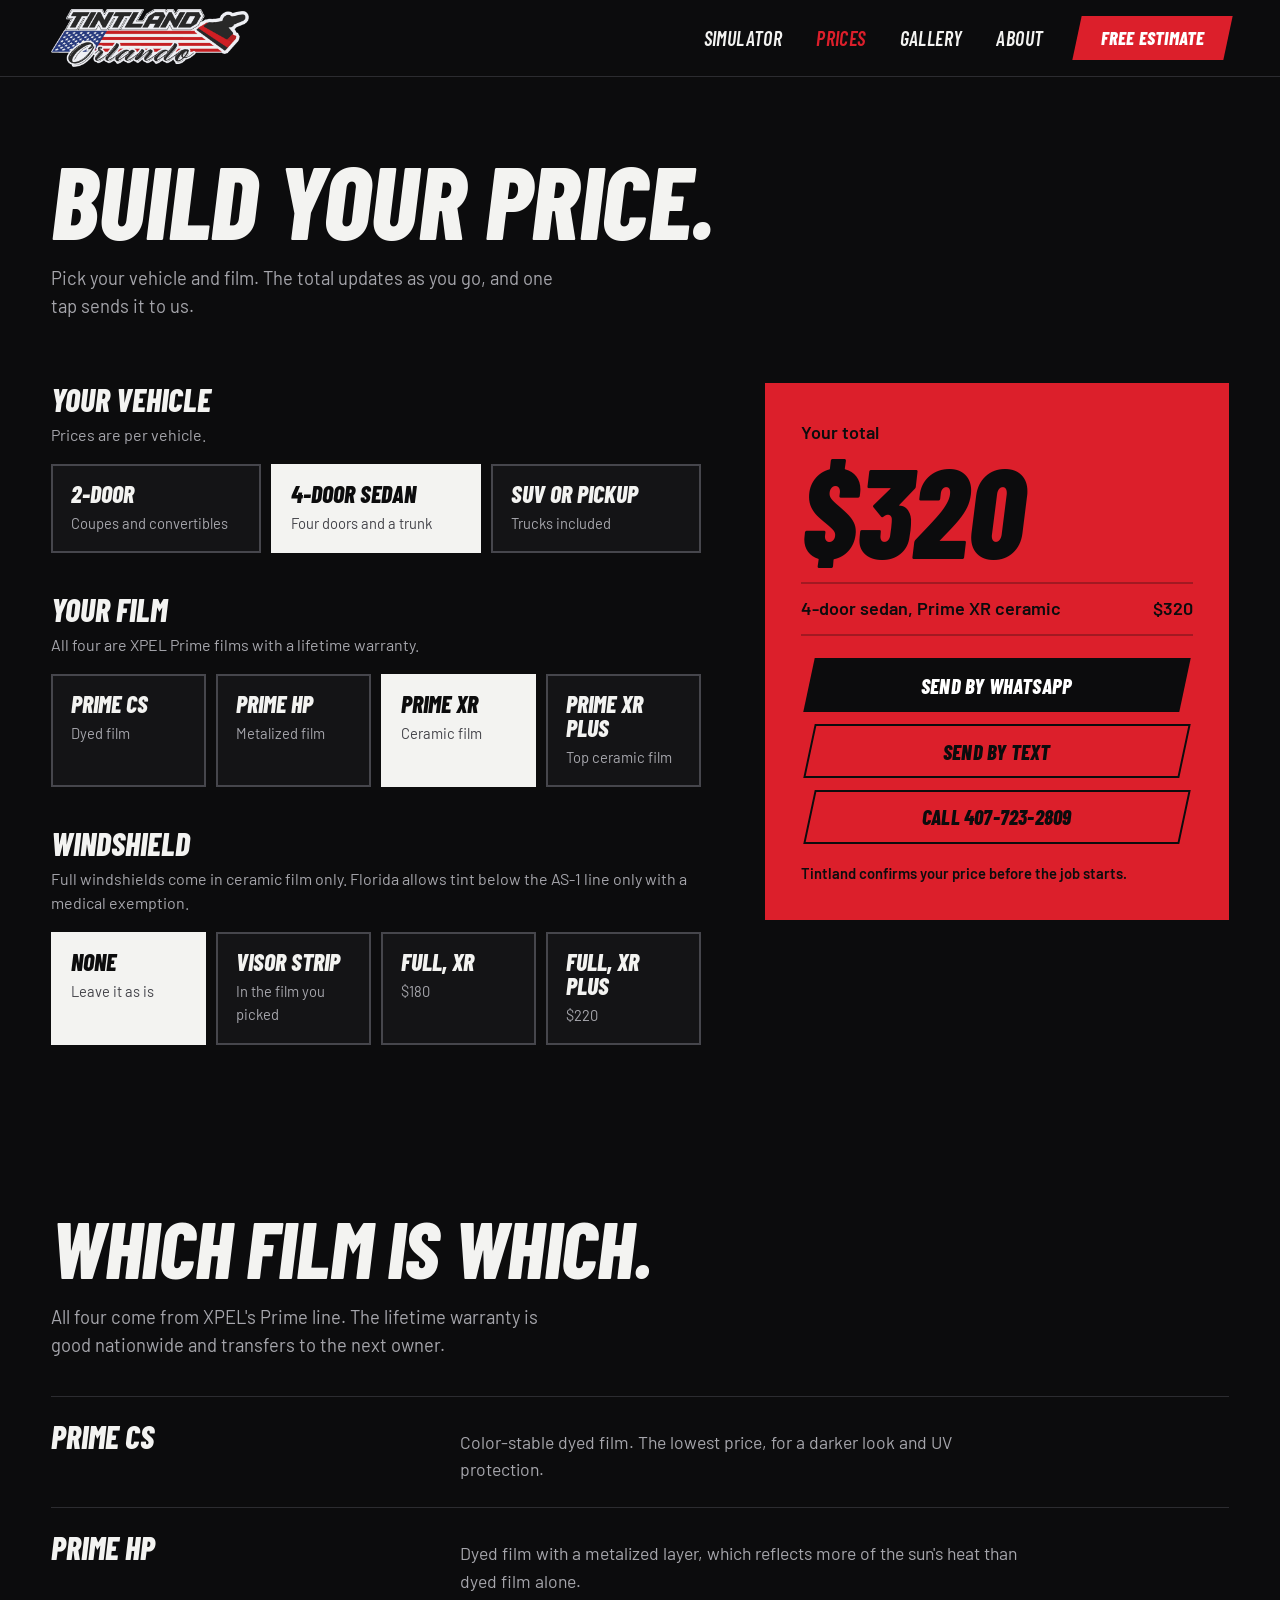
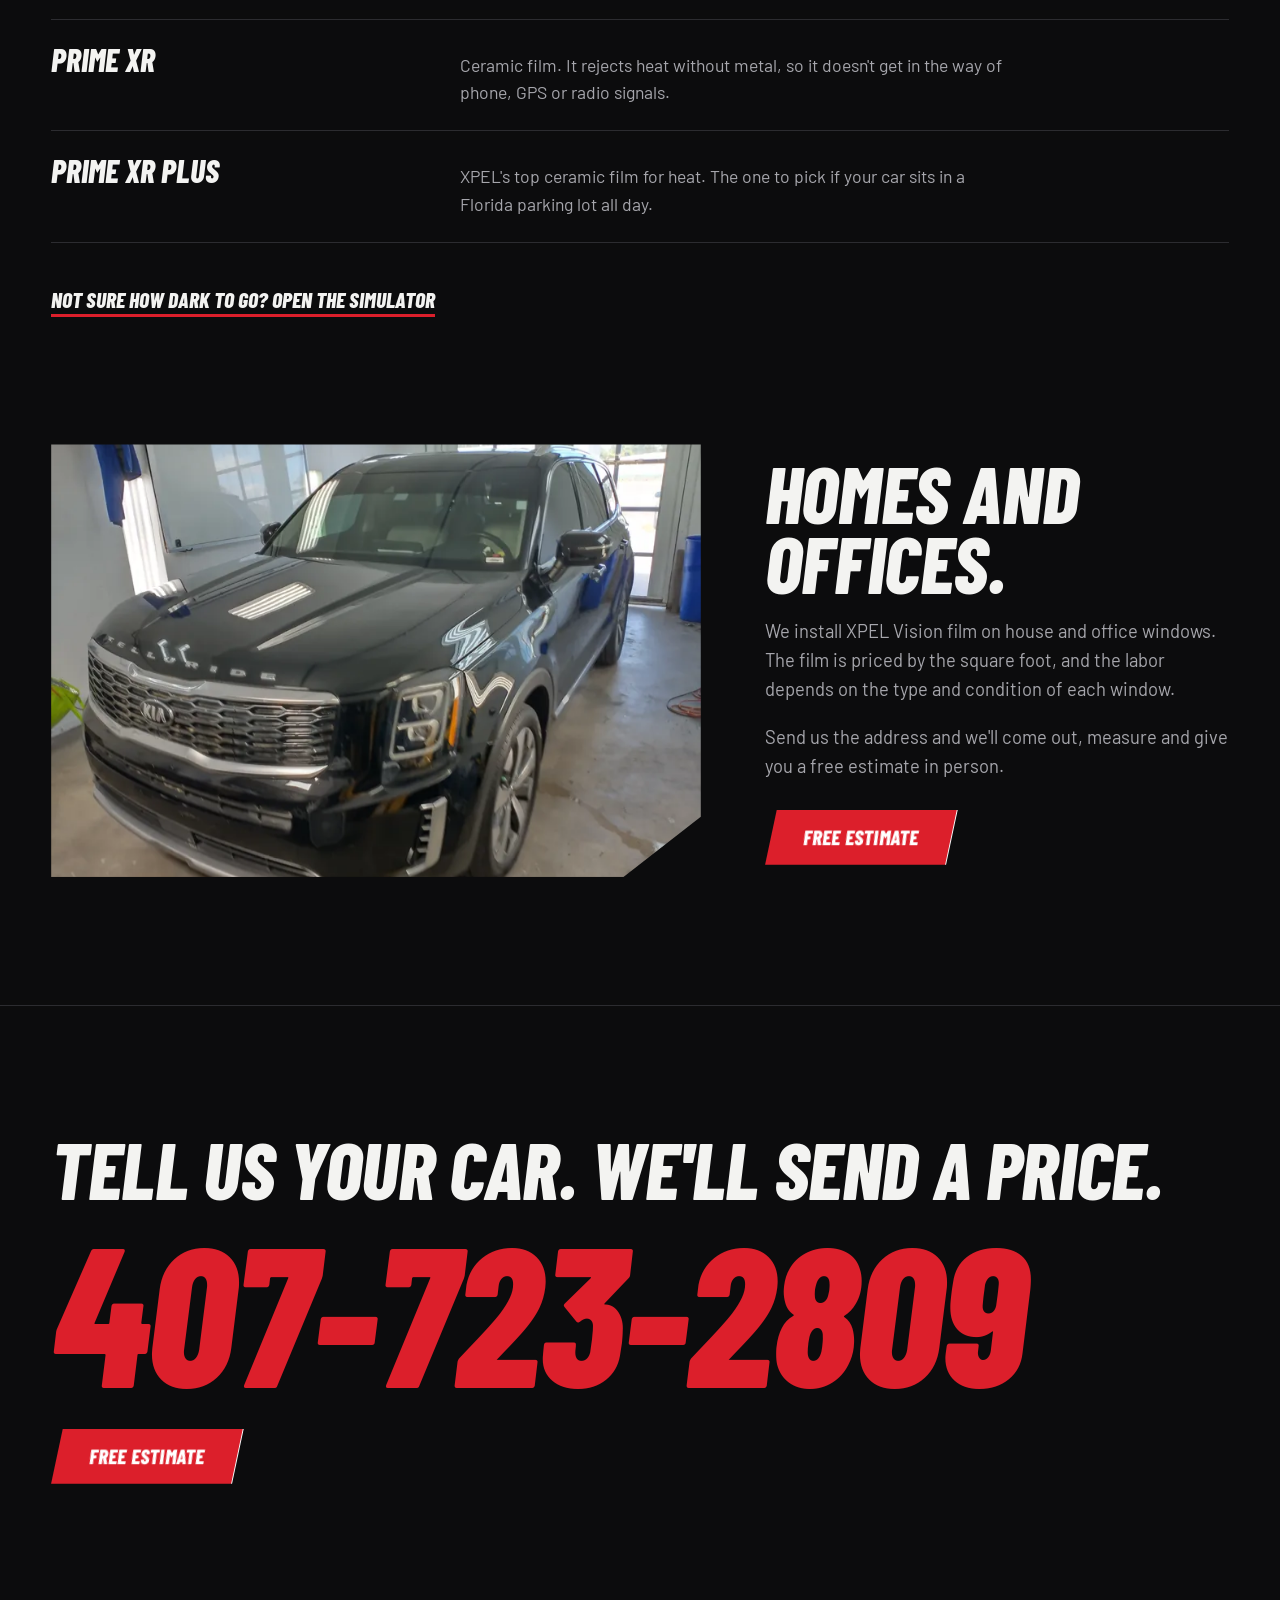
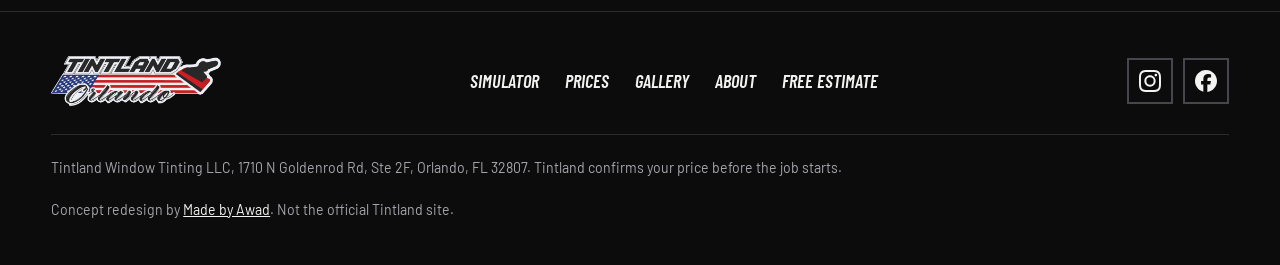
<file: prices.html>
<!doctype html>
<html lang="en">
<head>
<meta charset="utf-8">
<meta name="viewport" content="width=device-width, initial-scale=1">
<title>Window Tint Prices | Tintland Orlando</title>
<meta name="description" content="Tintland Orlando tint prices: XPEL Prime CS from $190, HP from $240, XR ceramic from $300, XR Plus from $500. Build your total and send it in one tap.">
<meta name="robots" content="noindex, nofollow">
<meta name="theme-color" content="#0c0c0d">
<meta name="color-scheme" content="dark">
<meta property="og:title" content="Window Tint Prices | Tintland Orlando">
<meta property="og:description" content="Tintland Orlando tint prices: XPEL Prime CS from $190, HP from $240, XR ceramic from $300, XR Plus from $500. Build your total and send it in one tap.">
<meta property="og:image" content="assets/img/og.jpg">
<meta property="og:type" content="website">
<link rel="preload" href="assets/fonts/barlow-condensed-800-italic.woff2" as="font" type="font/woff2" crossorigin>
<link rel="preload" href="assets/fonts/barlow-400-normal.woff2" as="font" type="font/woff2" crossorigin>
<link rel="stylesheet" href="assets/site.css?v=5c88cf42">
</head>
<body>
<a class="skip" href="#main">Skip to content</a>
<header class="hdr">
  <div class="wrap">
    <a class="brand" href="index.html" aria-label="Tintland Orlando, home"><img src="assets/img/tintland-logo.png" width="197" height="58" alt="Tintland Orlando"></a>
    <button class="menu" type="button" aria-expanded="false" aria-controls="nav">Menu</button>
    <nav class="nav" id="nav" aria-label="Main"><a href="tint-simulator.html">Simulator</a><a href="prices.html" aria-current="page">Prices</a><a href="gallery.html">Gallery</a><a href="about.html">About</a><a class="btn btn-p" href="estimate.html"><span>Free estimate</span></a></nav>
  </div>
</header>
<main id="main">

<section class="phead">
  <div class="wrap">
    <h1>Build your price.</h1>
    <p class="lead">Pick your vehicle and film. The total updates as you go, and one tap sends it to us.</p>
  </div>
</section>
<section class="sec" id="price" style="padding-top:24px">
  <div class="wrap builder">
    <form id="price-form">
      <fieldset>
        <legend>Your vehicle</legend>
        <p class="hint">Prices are per vehicle.</p>
        <div class="opts c3">
          <label class="opt"><input type="radio" name="vehicle" value="two"><span><b>2-door</b><small>Coupes and convertibles</small></span></label>
          <label class="opt"><input type="radio" name="vehicle" value="four" checked><span><b>4-door sedan</b><small>Four doors and a trunk</small></span></label>
          <label class="opt"><input type="radio" name="vehicle" value="suv"><span><b>SUV or pickup</b><small>Trucks included</small></span></label>
        </div>
      </fieldset>
      <fieldset>
        <legend>Your film</legend>
        <p class="hint">All four are XPEL Prime films with a lifetime warranty.</p>
        <div class="opts c4"><label class="opt"><input type="radio" name="film" value="cs"><span><b>Prime CS</b><small>Dyed film</small></span></label><label class="opt"><input type="radio" name="film" value="hp"><span><b>Prime HP</b><small>Metalized film</small></span></label><label class="opt"><input type="radio" name="film" value="xr" checked><span><b>Prime XR</b><small>Ceramic film</small></span></label><label class="opt"><input type="radio" name="film" value="xrp"><span><b>Prime XR Plus</b><small>Top ceramic film</small></span></label></div>
      </fieldset>
      <fieldset>
        <legend>Windshield</legend>
        <p class="hint">Full windshields come in ceramic film only. Florida allows tint below the AS-1 line only with a medical exemption.</p>
        <div class="opts c4">
          <label class="opt"><input type="radio" name="windshield" value="none" checked><span><b>None</b><small>Leave it as is</small></span></label>
          <label class="opt"><input type="radio" name="windshield" value="visor"><span><b>Visor strip</b><small>In the film you picked</small></span></label>
          <label class="opt"><input type="radio" name="windshield" value="xr"><span><b>Full, XR</b><small>$180</small></span></label>
          <label class="opt"><input type="radio" name="windshield" value="xrp"><span><b>Full, XR Plus</b><small>$220</small></span></label>
        </div>
      </fieldset>
    </form>
    <aside class="quote" aria-live="polite">
      <div class="cap">Your total</div>
      <div class="tot" id="q-total">$320</div>
      <ul id="q-lines"><li><span>4-door sedan, Prime XR ceramic</span><b>$320</b></li></ul>
      <div class="acts">
        <button class="btn btn-k" id="q-wa" type="button"><span>Send by WhatsApp</span></button>
        <button class="btn btn-s" id="q-sms" type="button"><span>Send by text</span></button>
        <a class="btn btn-s" href="tel:+14077232809"><span>Call 407-723-2809</span></a>
      </div>
      <p class="fine">Tintland confirms your price before the job starts.</p>
    </aside>
  </div>
</section>

<section class="sec" style="padding-top:0">
  <div class="wrap">
    <h2 class="rv">Which film is which.</h2>
    <p class="lead rv">All four come from XPEL's Prime line. The lifetime warranty is good nationwide and transfers to the next owner.</p>
    <div class="rows rv"><div><b>Prime CS</b><span>Color-stable dyed film. The lowest price, for a darker look and UV protection.</span></div><div><b>Prime HP</b><span>Dyed film with a metalized layer, which reflects more of the sun's heat than dyed film alone.</span></div><div><b>Prime XR</b><span>Ceramic film. It rejects heat without metal, so it doesn't get in the way of phone, GPS or radio signals.</span></div><div><b>Prime XR Plus</b><span>XPEL's top ceramic film for heat. The one to pick if your car sits in a Florida parking lot all day.</span></div></div>
    <p class="sec-foot rv"><a class="tlink" href="tint-simulator.html">Not sure how dark to go? Open the simulator</a></p>
  </div>
</section>

<section class="sec" style="padding-top:0">
  <div class="wrap split">
    <div class="rv"><img src="assets/img/telluride-black-800.webp" srcset="assets/img/telluride-black-800.webp 800w, assets/img/telluride-black.webp 1600w" sizes="(max-width:860px) 100vw, 50vw" width="1600" height="1200" alt="Black Kia Telluride in the Tintland bay" loading="lazy" decoding="async"></div>
    <div class="rv">
      <h2>Homes and offices.</h2>
      <p>We install XPEL Vision film on house and office windows. The film is priced by the square foot, and the labor depends on the type and condition of each window.</p>
      <p>Send us the address and we'll come out, measure and give you a free estimate in person.</p>
      <div class="btns" style="margin-top:30px"><a class="btn btn-p" href="estimate.html"><span>Free estimate</span></a></div>
    </div>
  </div>
</section>

<section class="sec end">
  <div class="wrap">
    <h2 class="rv">Tell us your car. We'll send a price.</h2>
    <a class="tel rv" href="tel:+14077232809">407-723-2809</a>
    <div class="btns rv"><a class="btn btn-p" href="estimate.html"><span>Free estimate</span></a></div>
  </div>
</section>
</main>
<footer class="ftr">
  <div class="wrap">
    <img src="assets/img/tintland-logo.png" width="640" height="188" alt="Tintland Orlando" loading="lazy">
    <nav aria-label="Footer">
      <a href="tint-simulator.html">Simulator</a><a href="prices.html">Prices</a><a href="gallery.html">Gallery</a><a href="about.html">About</a><a href="estimate.html">Free estimate</a>
    </nav>
    <div class="social"><a href="https://www.instagram.com/tintlandorlando/" rel="noopener" aria-label="Tintland Orlando on Instagram"><svg viewBox="0 0 24 24" width="22" height="22" fill="currentColor" aria-hidden="true"><path d="M7.0301.084c-1.2768.0602-2.1487.264-2.911.5634-.7888.3075-1.4575.72-2.1228 1.3877-.6652.6677-1.075 1.3368-1.3802 2.127-.2954.7638-.4956 1.6365-.552 2.914-.0564 1.2775-.0689 1.6882-.0626 4.947.0062 3.2586.0206 3.6671.0825 4.9473.061 1.2765.264 2.1482.5635 2.9107.308.7889.72 1.4573 1.388 2.1228.6679.6655 1.3365 1.0743 2.1285 1.38.7632.295 1.6361.4961 2.9134.552 1.2773.056 1.6884.069 4.9462.0627 3.2578-.0062 3.668-.0207 4.9478-.0814 1.28-.0607 2.147-.2652 2.9098-.5633.7889-.3086 1.4578-.72 2.1228-1.3881.665-.6682 1.0745-1.3378 1.3795-2.1284.2957-.7632.4966-1.636.552-2.9124.056-1.2809.0692-1.6898.063-4.948-.0063-3.2583-.021-3.6668-.0817-4.9465-.0607-1.2797-.264-2.1487-.5633-2.9117-.3084-.7889-.72-1.4568-1.3876-2.1228C21.2982 1.33 20.628.9208 19.8378.6165 19.074.321 18.2017.1197 16.9244.0645 15.6471.0093 15.236-.005 11.977.0014 8.718.0076 8.31.0215 7.0301.0839m.1402 21.6932c-1.17-.0509-1.8053-.2453-2.2287-.408-.5606-.216-.96-.4771-1.3819-.895-.422-.4178-.6811-.8186-.9-1.378-.1644-.4234-.3624-1.058-.4171-2.228-.0595-1.2645-.072-1.6442-.079-4.848-.007-3.2037.0053-3.583.0607-4.848.05-1.169.2456-1.805.408-2.2282.216-.5613.4762-.96.895-1.3816.4188-.4217.8184-.6814 1.3783-.9003.423-.1651 1.0575-.3614 2.227-.4171 1.2655-.06 1.6447-.072 4.848-.079 3.2033-.007 3.5835.005 4.8495.0608 1.169.0508 1.8053.2445 2.228.408.5608.216.96.4754 1.3816.895.4217.4194.6816.8176.9005 1.3787.1653.4217.3617 1.056.4169 2.2263.0602 1.2655.0739 1.645.0796 4.848.0058 3.203-.0055 3.5834-.061 4.848-.051 1.17-.245 1.8055-.408 2.2294-.216.5604-.4763.96-.8954 1.3814-.419.4215-.8181.6811-1.3783.9-.4224.1649-1.0577.3617-2.2262.4174-1.2656.0595-1.6448.072-4.8493.079-3.2045.007-3.5825-.006-4.848-.0608M16.953 5.5864A1.44 1.44 0 1 0 18.39 4.144a1.44 1.44 0 0 0-1.437 1.4424M5.8385 12.012c.0067 3.4032 2.7706 6.1557 6.173 6.1493 3.4026-.0065 6.157-2.7701 6.1506-6.1733-.0065-3.4032-2.771-6.1565-6.174-6.1498-3.403.0067-6.156 2.771-6.1496 6.1738M8 12.0077a4 4 0 1 1 4.008 3.9921A3.9996 3.9996 0 0 1 8 12.0077"/></svg></a><a href="https://www.facebook.com/tintlandorlando" rel="noopener" aria-label="Tintland Orlando on Facebook"><svg viewBox="0 0 24 24" width="22" height="22" fill="currentColor" aria-hidden="true"><path d="M9.101 23.691v-7.98H6.627v-3.667h2.474v-1.58c0-4.085 1.848-5.978 5.858-5.978.401 0 .955.042 1.468.103a8.68 8.68 0 0 1 1.141.195v3.325a8.623 8.623 0 0 0-.653-.036 26.805 26.805 0 0 0-.733-.009c-.707 0-1.259.096-1.675.309a1.686 1.686 0 0 0-.679.622c-.258.42-.374.995-.374 1.752v1.297h3.919l-.386 2.103-.287 1.564h-3.246v8.245C19.396 23.238 24 18.179 24 12.044c0-6.627-5.373-12-12-12s-12 5.373-12 12c0 5.628 3.874 10.35 9.101 11.647Z"/></svg></a></div>
    <div class="note">
      <span>Tintland Window Tinting LLC, 1710 N Goldenrod Rd, Ste 2F, Orlando, FL 32807. Tintland confirms your price before the job starts.</span>
      <span>Concept redesign by <a href="https://madebyawad.com" rel="noopener">Made by Awad</a>. Not the official Tintland site.</span>
    </div>
  </div>
</footer>
<div class="bar">
  <a class="btn btn-s" href="tel:+14077232809"><span>Call</span></a>
  <a class="btn btn-p" href="estimate.html"><span>Free estimate</span></a>
</div>
<script>window.TL_PRICES={"base": {"two": {"cs": 190, "hp": 240, "xr": 300, "xrp": 500}, "four": {"cs": 200, "hp": 250, "xr": 320, "xrp": 520}, "suv": {"cs": 220, "hp": 260, "xr": 340, "xrp": 540}}, "windshield": {"xr": 180, "xrp": 220}, "visor": {"cs": 30, "hp": 40, "xr": 50, "xrp": 80}};</script>
<script src="assets/site.js?v=5c88cf42" defer></script>
</body>
</html>
</file>
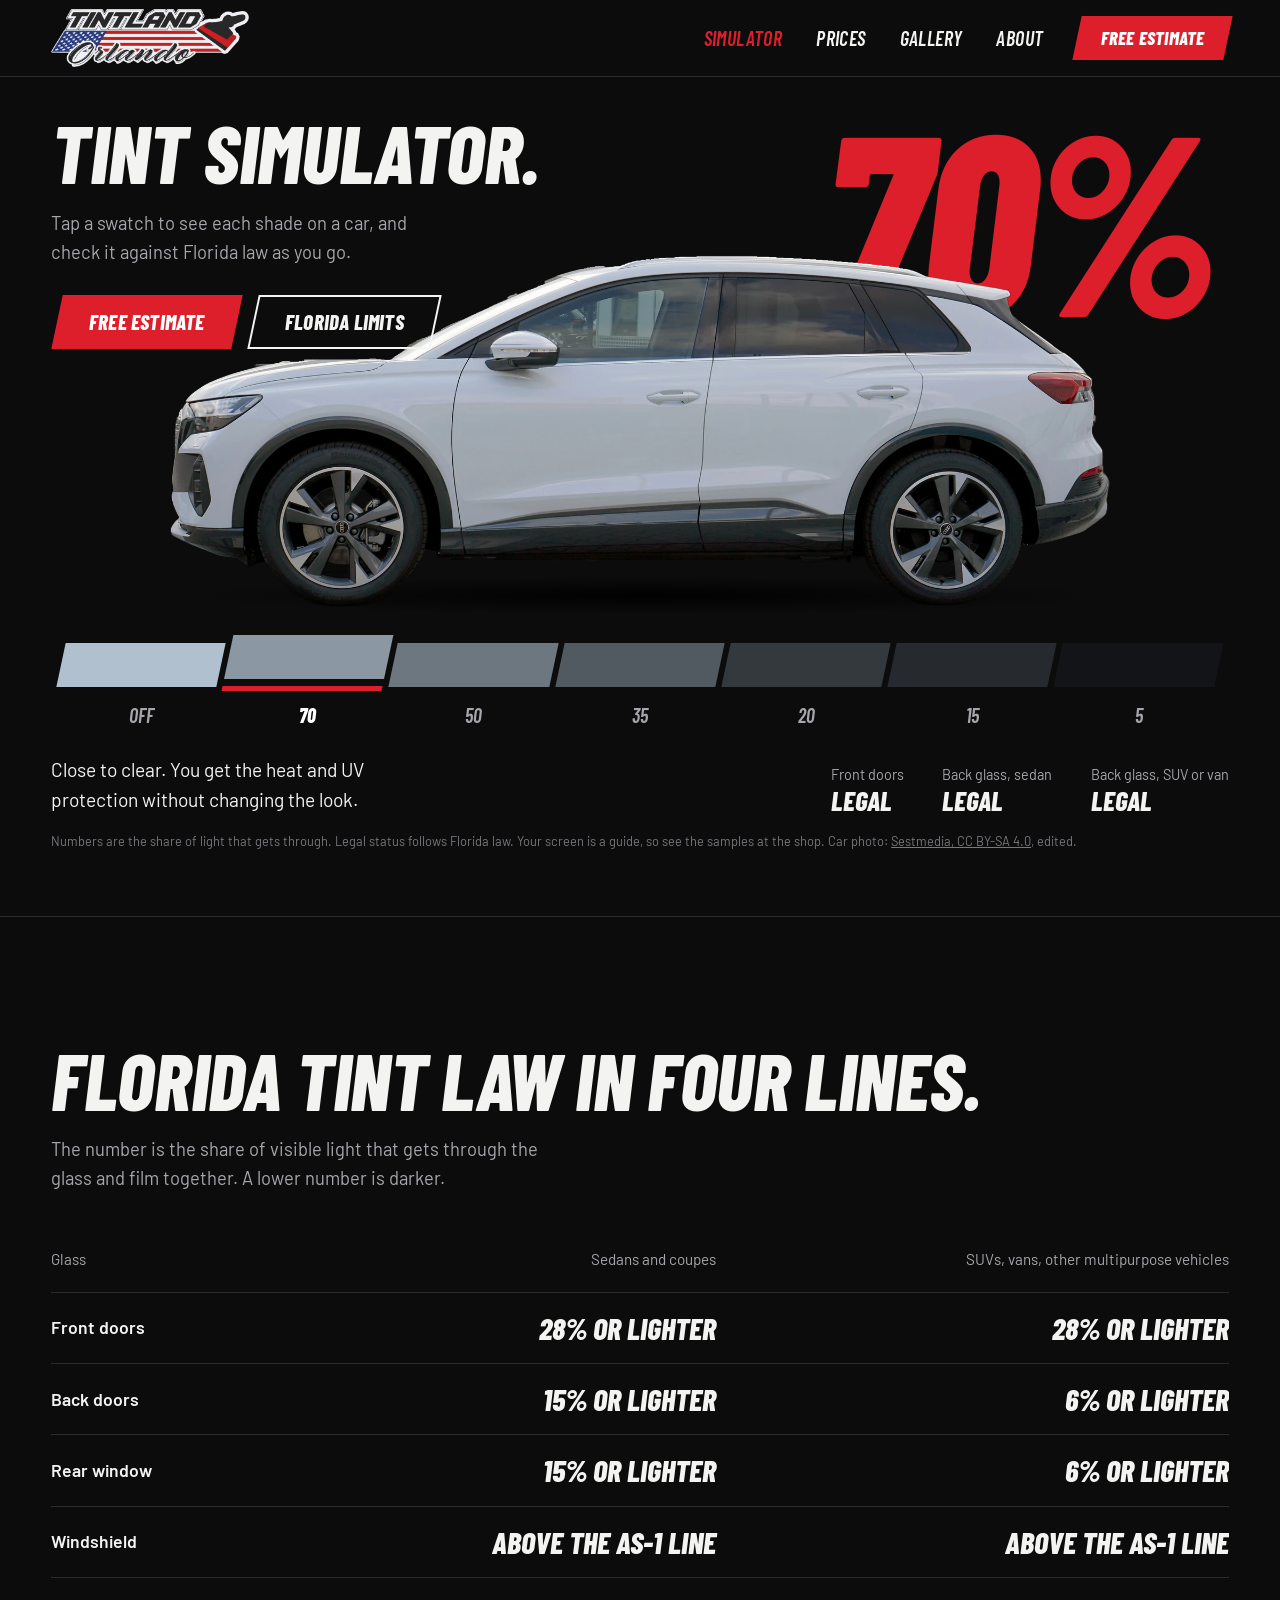
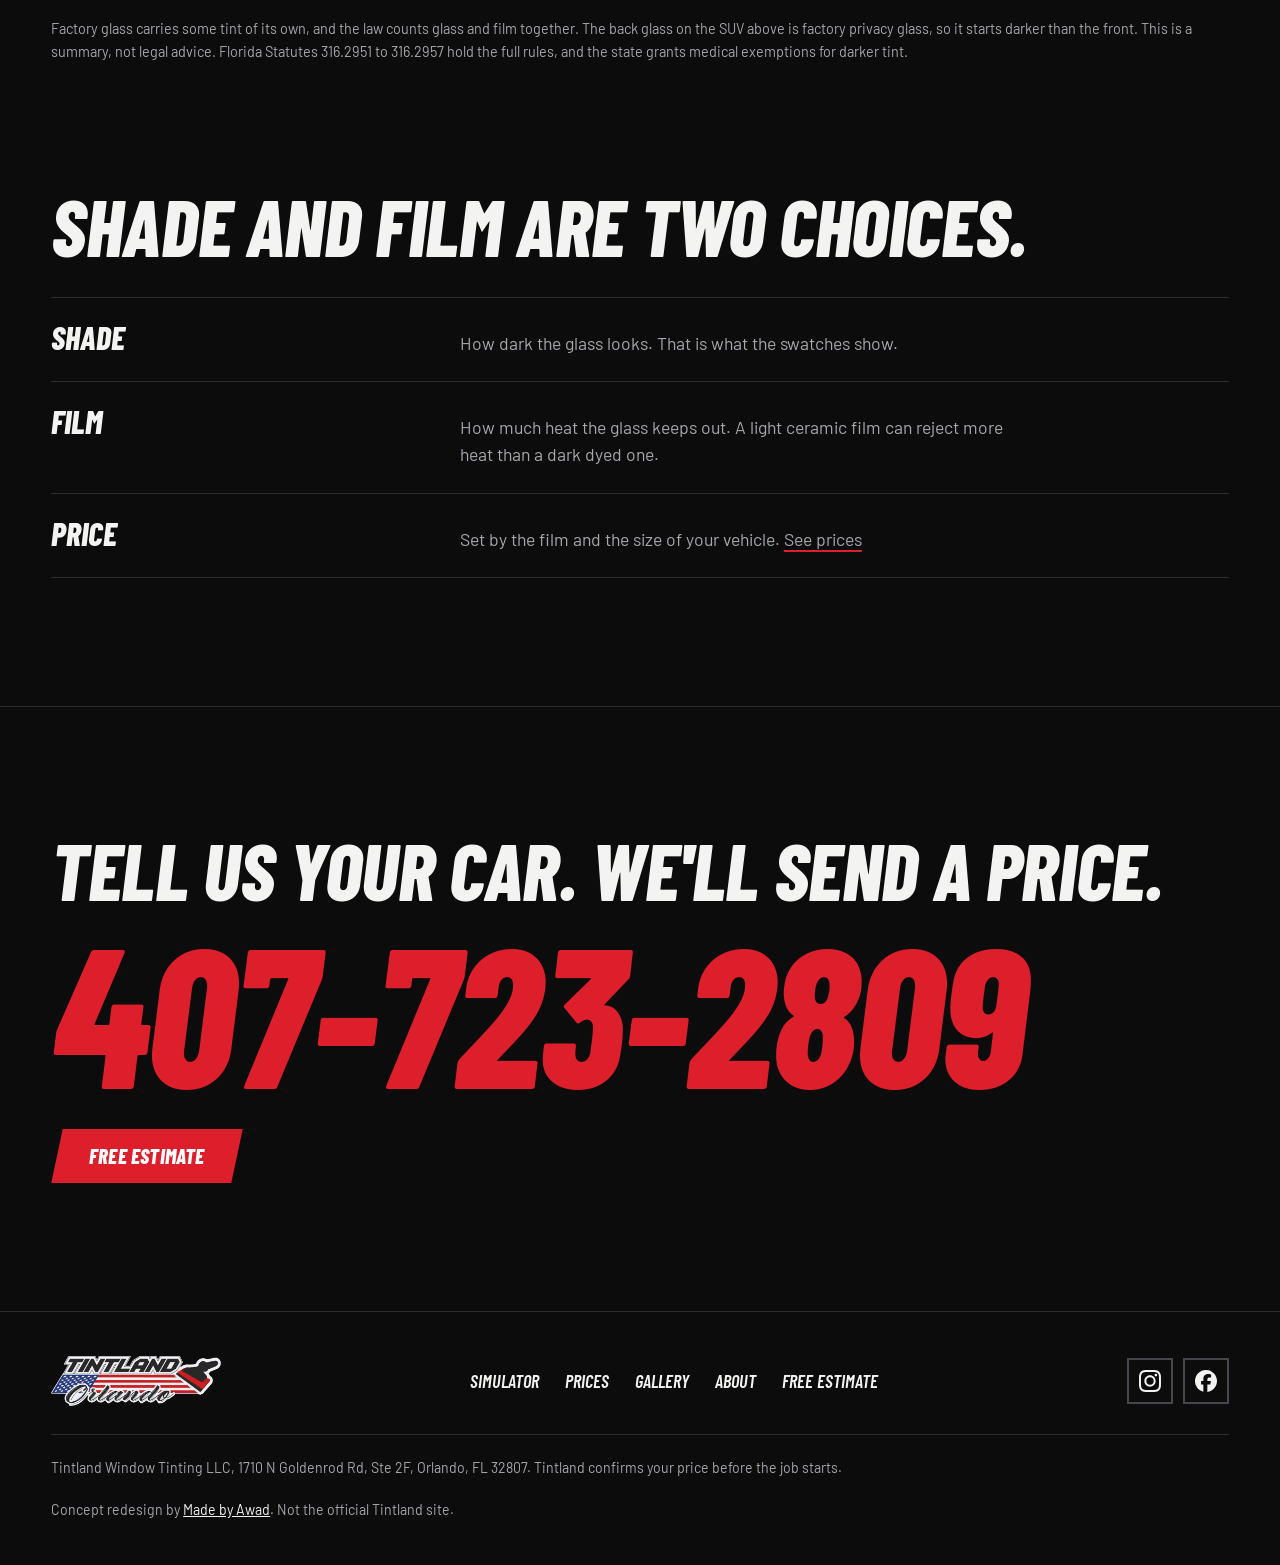
<file: tint-simulator.html>
<!doctype html>
<html lang="en">
<head>
<meta charset="utf-8">
<meta name="viewport" content="width=device-width, initial-scale=1">
<title>Tint Simulator | Tintland Orlando</title>
<meta name="description" content="See 70%, 50%, 35%, 20%, 15% and 5% window tint on a car and check each shade against Florida tint law.">
<meta name="robots" content="noindex, nofollow">
<meta name="theme-color" content="#0c0c0d">
<meta name="color-scheme" content="dark">
<meta property="og:title" content="Tint Simulator | Tintland Orlando">
<meta property="og:description" content="See 70%, 50%, 35%, 20%, 15% and 5% window tint on a car and check each shade against Florida tint law.">
<meta property="og:image" content="assets/img/og.jpg">
<meta property="og:type" content="website">
<link rel="preload" href="assets/fonts/barlow-condensed-800-italic.woff2" as="font" type="font/woff2" crossorigin>
<link rel="preload" href="assets/fonts/barlow-400-normal.woff2" as="font" type="font/woff2" crossorigin>
<link rel="stylesheet" href="assets/site.css?v=5c88cf42">
</head>
<body>
<a class="skip" href="#main">Skip to content</a>
<header class="hdr">
  <div class="wrap">
    <a class="brand" href="index.html" aria-label="Tintland Orlando, home"><img src="assets/img/tintland-logo.png" width="197" height="58" alt="Tintland Orlando"></a>
    <button class="menu" type="button" aria-expanded="false" aria-controls="nav">Menu</button>
    <nav class="nav" id="nav" aria-label="Main"><a href="tint-simulator.html" aria-current="page">Simulator</a><a href="prices.html">Prices</a><a href="gallery.html">Gallery</a><a href="about.html">About</a><a class="btn btn-p" href="estimate.html"><span>Free estimate</span></a></nav>
  </div>
</header>
<main id="main">


<section class="simhero">
  <div class="wrap">
    <div class="sh-copy">
      <h1>Tint simulator.</h1>
      <p>Tap a swatch to see each shade on a car, and check it against Florida law as you go.</p>
      <div class="btns"><a class="btn btn-p" href="estimate.html"><span>Free estimate</span></a><a class="btn btn-s" href="#law"><span>Florida limits</span></a></div>
    </div>
    <div class="sh-num" aria-live="polite">35%</div>
    <div class="sh-stage">
      <img src="assets/img/sim-car-900.webp" srcset="assets/img/sim-car-900.webp 900w, assets/img/sim-car.webp 1800w" sizes="(max-width:1000px) 92vw, 960px" width="1800" height="696" alt="White SUV seen from the side" fetchpriority="high">
      <img class="tint" src="assets/img/sim-tint-900.webp" srcset="assets/img/sim-tint-900.webp 900w, assets/img/sim-tint.webp 1800w" sizes="(max-width:1000px) 92vw, 960px" width="1800" height="696" alt="" aria-hidden="true">
    </div>
    <div class="sim-ctl">
      <input class="sr" type="range" min="0" max="6" step="1" value="3" aria-label="Tint level, from no tint to 5 percent">
      <div class="swatches" aria-hidden="true"><div class="sw" style="background:#b0c0ce"></div><div class="sw" style="background:#8b98a3"></div><div class="sw" style="background:#6d7780"></div><div class="sw on" style="background:#525a61"></div><div class="sw" style="background:#34393e"></div><div class="sw" style="background:#262a2e"></div><div class="sw" style="background:#121417"></div></div>
      <div class="sw-l" aria-hidden="true"><span>Off</span><span>70</span><span>50</span><span class="on">35</span><span>20</span><span>15</span><span>5</span></div>
    </div>
    <div class="sim-out">
      <p class="sim-desc">The middle ground. Real privacy, and still easy to see out at night.</p>
      <div class="legal">
        <div><span>Front doors</span><b>Legal</b></div>
        <div><span>Back glass, sedan</span><b>Legal</b></div>
        <div><span>Back glass, SUV or van</span><b>Legal</b></div>
      </div>
    </div>
    <p class="credit">Numbers are the share of light that gets through. Legal status follows Florida law. Your screen is a guide, so see the samples at the shop. Car photo: <a href="https://commons.wikimedia.org/wiki/File:Audi_Q4_e-tron_2021-1_seitenansicht.jpg" rel="noopener">Sestmedia, CC BY-SA 4.0</a>, edited.</p>
  </div>
</section>

<section class="sec" id="law">
  <div class="wrap">
    <h2 class="rv">Florida tint law in four lines.</h2>
    <p class="lead rv">The number is the share of visible light that gets through the glass and film together. A lower number is darker.</p>
    <div class="tbl-wrap rv">
      <table>
        <thead><tr><th scope="col">Glass</th><th scope="col" class="n">Sedans and coupes</th><th scope="col" class="n">SUVs, vans, other multipurpose vehicles</th></tr></thead>
        <tbody>
          <tr><th scope="row">Front doors</th><td class="n">28% or lighter</td><td class="n">28% or lighter</td></tr>
          <tr><th scope="row">Back doors</th><td class="n">15% or lighter</td><td class="n">6% or lighter</td></tr>
          <tr><th scope="row">Rear window</th><td class="n">15% or lighter</td><td class="n">6% or lighter</td></tr>
          <tr><th scope="row">Windshield</th><td class="n">Above the AS-1 line</td><td class="n">Above the AS-1 line</td></tr>
        </tbody>
      </table>
    </div>
    <p class="sec-foot mute small rv">Factory glass carries some tint of its own, and the law counts glass and film together. The back glass on the SUV above is factory privacy glass, so it starts darker than the front. This is a summary, not legal advice. Florida Statutes 316.2951 to 316.2957 hold the full rules, and the state grants medical exemptions for darker tint.</p>
  </div>
</section>

<section class="sec" style="padding-top:0">
  <div class="wrap">
    <h2 class="rv">Shade and film are two choices.</h2>
    <div class="rows rv">
      <div><b>Shade</b><span>How dark the glass looks. That is what the swatches show.</span></div>
      <div><b>Film</b><span>How much heat the glass keeps out. A light ceramic film can reject more heat than a dark dyed one.</span></div>
      <div><b>Price</b><span>Set by the film and the size of your vehicle. <a class="ilink" href="prices.html">See prices</a></span></div>
    </div>
  </div>
</section>

<section class="sec end">
  <div class="wrap">
    <h2 class="rv">Tell us your car. We'll send a price.</h2>
    <a class="tel rv" href="tel:+14077232809">407-723-2809</a>
    <div class="btns rv"><a class="btn btn-p" href="estimate.html"><span>Free estimate</span></a></div>
  </div>
</section>
</main>
<footer class="ftr">
  <div class="wrap">
    <img src="assets/img/tintland-logo.png" width="640" height="188" alt="Tintland Orlando" loading="lazy">
    <nav aria-label="Footer">
      <a href="tint-simulator.html">Simulator</a><a href="prices.html">Prices</a><a href="gallery.html">Gallery</a><a href="about.html">About</a><a href="estimate.html">Free estimate</a>
    </nav>
    <div class="social"><a href="https://www.instagram.com/tintlandorlando/" rel="noopener" aria-label="Tintland Orlando on Instagram"><svg viewBox="0 0 24 24" width="22" height="22" fill="currentColor" aria-hidden="true"><path d="M7.0301.084c-1.2768.0602-2.1487.264-2.911.5634-.7888.3075-1.4575.72-2.1228 1.3877-.6652.6677-1.075 1.3368-1.3802 2.127-.2954.7638-.4956 1.6365-.552 2.914-.0564 1.2775-.0689 1.6882-.0626 4.947.0062 3.2586.0206 3.6671.0825 4.9473.061 1.2765.264 2.1482.5635 2.9107.308.7889.72 1.4573 1.388 2.1228.6679.6655 1.3365 1.0743 2.1285 1.38.7632.295 1.6361.4961 2.9134.552 1.2773.056 1.6884.069 4.9462.0627 3.2578-.0062 3.668-.0207 4.9478-.0814 1.28-.0607 2.147-.2652 2.9098-.5633.7889-.3086 1.4578-.72 2.1228-1.3881.665-.6682 1.0745-1.3378 1.3795-2.1284.2957-.7632.4966-1.636.552-2.9124.056-1.2809.0692-1.6898.063-4.948-.0063-3.2583-.021-3.6668-.0817-4.9465-.0607-1.2797-.264-2.1487-.5633-2.9117-.3084-.7889-.72-1.4568-1.3876-2.1228C21.2982 1.33 20.628.9208 19.8378.6165 19.074.321 18.2017.1197 16.9244.0645 15.6471.0093 15.236-.005 11.977.0014 8.718.0076 8.31.0215 7.0301.0839m.1402 21.6932c-1.17-.0509-1.8053-.2453-2.2287-.408-.5606-.216-.96-.4771-1.3819-.895-.422-.4178-.6811-.8186-.9-1.378-.1644-.4234-.3624-1.058-.4171-2.228-.0595-1.2645-.072-1.6442-.079-4.848-.007-3.2037.0053-3.583.0607-4.848.05-1.169.2456-1.805.408-2.2282.216-.5613.4762-.96.895-1.3816.4188-.4217.8184-.6814 1.3783-.9003.423-.1651 1.0575-.3614 2.227-.4171 1.2655-.06 1.6447-.072 4.848-.079 3.2033-.007 3.5835.005 4.8495.0608 1.169.0508 1.8053.2445 2.228.408.5608.216.96.4754 1.3816.895.4217.4194.6816.8176.9005 1.3787.1653.4217.3617 1.056.4169 2.2263.0602 1.2655.0739 1.645.0796 4.848.0058 3.203-.0055 3.5834-.061 4.848-.051 1.17-.245 1.8055-.408 2.2294-.216.5604-.4763.96-.8954 1.3814-.419.4215-.8181.6811-1.3783.9-.4224.1649-1.0577.3617-2.2262.4174-1.2656.0595-1.6448.072-4.8493.079-3.2045.007-3.5825-.006-4.848-.0608M16.953 5.5864A1.44 1.44 0 1 0 18.39 4.144a1.44 1.44 0 0 0-1.437 1.4424M5.8385 12.012c.0067 3.4032 2.7706 6.1557 6.173 6.1493 3.4026-.0065 6.157-2.7701 6.1506-6.1733-.0065-3.4032-2.771-6.1565-6.174-6.1498-3.403.0067-6.156 2.771-6.1496 6.1738M8 12.0077a4 4 0 1 1 4.008 3.9921A3.9996 3.9996 0 0 1 8 12.0077"/></svg></a><a href="https://www.facebook.com/tintlandorlando" rel="noopener" aria-label="Tintland Orlando on Facebook"><svg viewBox="0 0 24 24" width="22" height="22" fill="currentColor" aria-hidden="true"><path d="M9.101 23.691v-7.98H6.627v-3.667h2.474v-1.58c0-4.085 1.848-5.978 5.858-5.978.401 0 .955.042 1.468.103a8.68 8.68 0 0 1 1.141.195v3.325a8.623 8.623 0 0 0-.653-.036 26.805 26.805 0 0 0-.733-.009c-.707 0-1.259.096-1.675.309a1.686 1.686 0 0 0-.679.622c-.258.42-.374.995-.374 1.752v1.297h3.919l-.386 2.103-.287 1.564h-3.246v8.245C19.396 23.238 24 18.179 24 12.044c0-6.627-5.373-12-12-12s-12 5.373-12 12c0 5.628 3.874 10.35 9.101 11.647Z"/></svg></a></div>
    <div class="note">
      <span>Tintland Window Tinting LLC, 1710 N Goldenrod Rd, Ste 2F, Orlando, FL 32807. Tintland confirms your price before the job starts.</span>
      <span>Concept redesign by <a href="https://madebyawad.com" rel="noopener">Made by Awad</a>. Not the official Tintland site.</span>
    </div>
  </div>
</footer>
<div class="bar">
  <a class="btn btn-s" href="tel:+14077232809"><span>Call</span></a>
  <a class="btn btn-p" href="estimate.html"><span>Free estimate</span></a>
</div>
<script src="assets/site.js?v=5c88cf42" defer></script>
</body>
</html>
</file>
<file: assets/site.css>
@font-face{font-family:"BarlowC";src:url("fonts/barlow-condensed-800-italic.woff2") format("woff2");font-weight:800;font-style:italic;font-display:swap}
@font-face{font-family:"BarlowC";src:url("fonts/barlow-condensed-600-italic.woff2") format("woff2");font-weight:600;font-style:italic;font-display:swap}
@font-face{font-family:"Barlow";src:url("fonts/barlow-400-normal.woff2") format("woff2");font-weight:400;font-display:swap}
@font-face{font-family:"Barlow";src:url("fonts/barlow-600-normal.woff2") format("woff2");font-weight:600;font-display:swap}

/* z-index scale: 1 number, 2 car, 3 copy, 30 header/bar, 40 skip link */
:root{
  --bg:#0c0c0d;--bg2:#141416;--line:#2c2c30;--line2:#46464c;
  --text:#f3f3f1;--mute:#a6a6ac;--red:#dc1f2b;--red-d:#b81722;--ink:#0c0c0d;
  --wrap:1320px;--pad:clamp(20px,4vw,56px);--skew:-12deg;
}
*,*::before,*::after{box-sizing:border-box}
html{scroll-behavior:smooth;-webkit-text-size-adjust:100%}
body{margin:0;background:var(--bg);color:var(--text);font-family:"Barlow",system-ui,-apple-system,"Segoe UI",Arial,sans-serif;font-size:18px;line-height:1.55;-webkit-font-smoothing:antialiased;overflow-x:hidden}
img{display:block;max-width:100%;height:auto}
a{color:inherit}
p{margin:0}
h1,h2,h3,.disp{margin:0;font-family:"BarlowC","Arial Narrow",Arial,sans-serif;font-weight:800;font-style:italic;text-transform:uppercase;line-height:.88;letter-spacing:-.005em}
h1{font-size:clamp(3.4rem,8vw,6.6rem)}
h2{font-size:clamp(2.8rem,6.2vw,5.4rem)}
h3{font-size:1.9rem;line-height:.95}
.wrap{max-width:var(--wrap);margin:0 auto;padding:0 var(--pad)}
.sec{padding:clamp(72px,10vw,150px) 0}
.lead{color:var(--mute);font-size:1.15rem;max-width:52ch;margin-top:20px}
.mute{color:var(--mute)}
.small{font-size:.9rem}
.sr{position:absolute;width:1px;height:1px;overflow:hidden;clip-path:inset(50%);white-space:nowrap}
.skip{position:absolute;left:-9999px}
.skip:focus{left:12px;top:12px;z-index:40;background:#fff;color:var(--ink);padding:10px 14px}
:focus-visible{outline:3px solid #fff;outline-offset:4px}

/* buttons lean with the logo */
.btn{display:inline-flex;align-items:center;justify-content:center;min-height:54px;padding:0 30px;font-family:"BarlowC",sans-serif;font-weight:800;font-style:italic;text-transform:uppercase;font-size:1.3rem;letter-spacing:.01em;text-decoration:none;white-space:nowrap;border:2px solid transparent;cursor:pointer;transform:skewX(var(--skew));transition:background-color .15s ease,color .15s ease,border-color .15s ease,transform .15s ease}
.btn>span{display:block;transform:skewX(12deg)}
.btn:active{transform:skewX(var(--skew)) translateY(1px)}
.btn-p{background:var(--red);color:#fff}
.btn-p:hover{background:#fff;color:var(--ink)}
.btn-s{border-color:var(--text);color:var(--text);background:transparent}
.btn-s:hover{background:var(--text);color:var(--ink)}
.btn-k{background:var(--ink);color:#fff}
.btn-k:hover{background:#fff;color:var(--ink)}
.btns{display:flex;flex-wrap:wrap;gap:16px;padding-left:6px}
.tlink{font-family:"BarlowC",sans-serif;font-weight:800;font-style:italic;text-transform:uppercase;font-size:1.35rem;text-decoration:none;border-bottom:3px solid var(--red);padding-bottom:2px}
.tlink:hover{color:var(--red)}
.ilink{text-decoration:underline;text-decoration-color:var(--red);text-decoration-thickness:2px;text-underline-offset:4px}
.ilink:hover{color:var(--red)}

/* header */
.hdr{position:sticky;top:0;z-index:30;background:var(--bg);border-bottom:1px solid var(--line)}
.hdr .wrap{display:flex;align-items:center;justify-content:space-between;height:76px;gap:24px}
.brand{display:flex;align-items:center;flex:none}
.brand img{height:58px;width:auto;max-height:58px}
.nav{display:flex;align-items:center;gap:34px}
.nav a:not(.btn){font-family:"BarlowC",sans-serif;font-weight:600;font-style:italic;text-transform:uppercase;font-size:1.25rem;letter-spacing:.02em;text-decoration:none;white-space:nowrap}
.nav a:not(.btn):hover,.nav a[aria-current="page"]{color:var(--red)}
.nav .btn{min-height:44px;padding:0 22px;font-size:1.15rem}
.menu{display:none;background:none;border:2px solid var(--text);color:var(--text);height:44px;padding:0 16px;font-family:"BarlowC",sans-serif;font-weight:800;font-style:italic;text-transform:uppercase;font-size:1.15rem;cursor:pointer}
@media (max-width:920px){
  .menu{display:block}
  .nav{display:none;position:absolute;left:0;right:0;top:76px;background:var(--bg);border-bottom:1px solid var(--line);flex-direction:column;align-items:stretch;gap:0;padding:8px var(--pad) 24px}
  .nav.open{display:flex}
  .nav a:not(.btn){padding:14px 0;border-bottom:1px solid var(--line);font-size:1.6rem}
  .nav .btn{margin:18px 8px 0;min-height:54px}
  .brand img{height:50px}
}

/* simulator hero */
.simhero{position:relative;padding:clamp(24px,3vw,40px) 0 clamp(36px,5vw,64px);border-bottom:1px solid var(--line)}
.simhero .wrap{display:grid;grid-template-columns:repeat(12,1fr);column-gap:24px}
.sh-copy{grid-column:1/8;grid-row:1;position:relative;z-index:3}
.sh-copy h1{font-size:clamp(3.2rem,6.4vw,5.6rem)}
.sh-copy p{color:var(--mute);font-size:1.15rem;max-width:40ch;margin:22px 0 28px}
.sh-num{grid-column:6/13;grid-row:1;justify-self:end;align-self:start;position:relative;z-index:1;font-family:"BarlowC",sans-serif;font-weight:800;font-style:italic;font-size:clamp(8rem,20vw,19rem);line-height:.78;color:var(--red);letter-spacing:-.02em;user-select:none;white-space:nowrap;padding-right:.06em;text-transform:uppercase}
.sh-stage{grid-column:1/13;position:relative;z-index:2;width:min(100%,960px,112vh);justify-self:center;margin-top:clamp(-120px,-8vw,-40px);pointer-events:none}
.sh-stage::after{content:"";position:absolute;left:5%;right:4%;bottom:1%;height:10%;background:radial-gradient(ellipse at center,rgba(0,0,0,.9),rgba(0,0,0,0) 70%);z-index:0}
.sh-stage img{position:relative;z-index:1;width:100%}
.sh-stage .tint{position:absolute;inset:0;z-index:2;opacity:.56;transition:opacity .4s ease}
.sim-ctl{grid-column:1/13;margin-top:clamp(14px,2vw,26px);position:relative}
.swatches{display:grid;grid-template-columns:repeat(7,1fr);gap:6px;transform:skewX(var(--skew));cursor:pointer;touch-action:pan-y;margin:0 10px}
.sw{height:44px;position:relative;transition:transform .2s cubic-bezier(.16,1,.3,1)}
.sw.on{transform:translateY(-8px)}
.sw.on::after{content:"";position:absolute;left:0;right:0;bottom:-12px;height:5px;background:var(--red)}
.sw-l{display:grid;grid-template-columns:repeat(7,1fr);gap:6px;margin:18px 10px 0;font-family:"BarlowC",sans-serif;font-weight:600;font-style:italic;text-transform:uppercase;font-size:1.25rem;line-height:1;color:var(--mute);text-align:center;pointer-events:none}
.sw-l span.on{color:#fff;font-weight:800}
.sim-ctl:has(input:focus-visible) .swatches{outline:3px solid #fff;outline-offset:8px}
.sim-out{grid-column:1/13;display:flex;justify-content:space-between;align-items:flex-end;gap:32px;flex-wrap:wrap;margin-top:clamp(20px,2.4vw,30px)}
.sim-desc{font-size:1.2rem;max-width:36ch;min-height:2.9em}
.legal{display:flex;gap:clamp(20px,3vw,44px);flex-wrap:wrap}
.legal span{display:block;color:var(--mute);font-size:.9rem}
.legal b{display:block;font-family:"BarlowC",sans-serif;font-weight:800;font-style:italic;text-transform:uppercase;font-size:1.7rem;line-height:1.05}
.legal .no{color:var(--red)}
.credit{grid-column:1/13;color:#77777d;font-size:.8rem;margin-top:18px}
.credit a{color:inherit}
@media (max-width:860px){
  .sh-copy{grid-column:1/13}
  .sh-num{grid-column:1/13;grid-row:2;justify-self:start;font-size:clamp(8rem,44vw,16rem);margin-top:10px}
  .sh-stage{margin-top:clamp(-110px,-20vw,-60px)}
  .swatches{gap:4px;margin:0 6px}.sw{height:40px}
  .sw-l{font-size:1.05rem;gap:4px;margin:16px 6px 0}
  .sim-out{flex-direction:column;align-items:flex-start;gap:18px}
  .legal{gap:14px 26px}
}

/* page head */
.phead{padding:clamp(40px,6vw,88px) 0 clamp(24px,3vw,44px)}

/* red band */
.band{background:var(--red);color:var(--ink)}
.band .wrap{display:grid;grid-template-columns:repeat(4,1fr)}
.band .wrap>div{padding:30px 24px 30px 0;font-weight:600;line-height:1.3}
.band .wrap>div+div{padding-left:24px;border-left:2px solid rgba(12,12,13,.28)}
.band b{display:block;font-family:"BarlowC",sans-serif;font-weight:800;font-style:italic;text-transform:uppercase;font-size:2rem;line-height:.95;margin-bottom:6px}
@media (max-width:900px){.band .wrap{grid-template-columns:1fr 1fr}.band .wrap>div:nth-child(3){border-left:0;padding-left:0}.band .wrap>div:nth-child(n+3){border-top:2px solid rgba(12,12,13,.28)}}
@media (max-width:480px){.band .wrap{grid-template-columns:1fr}.band .wrap>div,.band .wrap>div+div{padding:18px 0;border-left:0}.band .wrap>div+div{border-top:2px solid rgba(12,12,13,.28)}}

/* price board */
.seg{display:flex;flex-wrap:wrap;gap:10px;margin-top:36px;padding-left:6px}
.seg button{font-family:"BarlowC",sans-serif;font-weight:800;font-style:italic;text-transform:uppercase;font-size:1.3rem;min-height:50px;padding:0 24px;background:transparent;color:var(--text);border:2px solid var(--line2);cursor:pointer;transform:skewX(var(--skew));transition:background-color .15s ease,color .15s ease,border-color .15s ease}
.seg button>span{display:block;transform:skewX(12deg)}
.seg button:hover{border-color:var(--text)}
.seg button[aria-pressed="true"]{background:var(--text);color:var(--ink);border-color:var(--text)}
.board{list-style:none;margin:36px 0 0;padding:0;border-bottom:1px solid var(--line)}
.board li{display:grid;grid-template-columns:minmax(220px,1fr) 1.5fr auto;gap:24px;align-items:center;padding:26px 0;border-top:1px solid var(--line)}
.board .nm{font-family:"BarlowC",sans-serif;font-weight:800;font-style:italic;text-transform:uppercase;font-size:clamp(2.2rem,4vw,3.4rem);line-height:.9}
.board .nm small{display:block;font-family:"Barlow",sans-serif;font-style:normal;font-weight:600;text-transform:none;font-size:.95rem;color:var(--red);margin-top:8px;letter-spacing:0}
.board .ds{color:var(--mute);max-width:44ch}
.board .pr{font-family:"BarlowC",sans-serif;font-weight:800;font-style:italic;font-size:clamp(3.4rem,7vw,6rem);line-height:.8;min-width:3.2ch;text-align:right}
.board .pr.tick{animation:tick .3s cubic-bezier(.16,1,.3,1)}
@keyframes tick{from{opacity:.2;transform:translateY(14px)}to{opacity:1;transform:none}}
@media (max-width:820px){.board li{grid-template-columns:1fr auto;gap:8px 16px}.board .ds{grid-column:1/-1;grid-row:2}}
.sec-foot{margin-top:40px}

/* filmstrip */
.strip-head{display:flex;justify-content:space-between;align-items:flex-end;gap:24px;flex-wrap:wrap}
.strip-nav{display:flex;gap:12px;padding-right:6px}
.strip-nav .btn{min-height:46px;padding:0 20px;font-size:1.1rem}
.strip{display:flex;gap:14px;overflow-x:auto;scroll-snap-type:x proximity;padding:0 max(var(--pad),calc((100vw - var(--wrap))/2 + var(--pad))) 18px;margin-top:40px;scrollbar-width:thin;scrollbar-color:var(--line2) transparent}
.strip figure{margin:0;flex:none;scroll-snap-align:center}
.strip img{height:clamp(220px,27vw,400px);width:auto;max-width:none}
.strip figcaption{font-family:"BarlowC",sans-serif;font-weight:600;font-style:italic;text-transform:uppercase;font-size:1.25rem;margin-top:12px;color:var(--mute)}

/* process */
.proc{margin-top:28px}
.proc div{display:grid;grid-template-columns:minmax(0,5fr) minmax(0,7fr);gap:24px;align-items:center;padding:clamp(20px,3vw,36px) 0;border-top:1px solid var(--line)}
.proc div:last-child{border-bottom:1px solid var(--line)}
.proc b{font-family:"BarlowC",sans-serif;font-weight:800;font-style:italic;text-transform:uppercase;font-size:clamp(4rem,11vw,9.5rem);line-height:.8;color:transparent;-webkit-text-stroke:2px var(--text);transition:color .25s ease,-webkit-text-stroke-color .25s ease}
.proc div:hover b{color:var(--red);-webkit-text-stroke-color:var(--red)}
.proc p{color:var(--mute);font-size:1.15rem;max-width:44ch}
@media (max-width:760px){.proc div{grid-template-columns:1fr;gap:12px}}

/* shop */
.shop{display:grid;grid-template-columns:minmax(0,5fr) minmax(0,7fr);gap:clamp(28px,5vw,88px);align-items:center}
.shop-img img{width:100%;aspect-ratio:4/5;object-fit:cover;object-position:50% 72%;clip-path:polygon(0 0,100% 0,100% 88%,82% 100%,0 100%)}
.shop p{color:var(--mute);font-size:1.15rem;max-width:46ch;margin-top:22px}
.facts{display:grid;grid-template-columns:1fr 1fr;gap:26px 32px;margin:36px 0 34px}
.facts dt{color:var(--mute);font-size:.9rem}
.facts dd{margin:2px 0 0;font-family:"BarlowC",sans-serif;font-weight:800;font-style:italic;text-transform:uppercase;font-size:1.75rem;line-height:1}
.facts dd.plain{text-transform:none}
.facts a{text-decoration:none}
.facts a:hover{color:var(--red)}
@media (max-width:860px){.shop{grid-template-columns:1fr}.shop-img img{aspect-ratio:4/3;object-position:50% 80%}.facts{grid-template-columns:1fr}}
.map{margin-top:clamp(48px,7vw,96px)}
.map iframe{display:block;width:100%;height:clamp(280px,36vw,440px);border:0;filter:grayscale(1) invert(.92) contrast(.9);background:var(--bg2)}

/* rows (about, simulator notes) */
.rows{margin-top:36px;border-bottom:1px solid var(--line)}
.rows>div{display:grid;grid-template-columns:minmax(0,4fr) minmax(0,8fr);gap:24px;align-items:baseline;padding:24px 0;border-top:1px solid var(--line)}
.rows b{font-family:"BarlowC",sans-serif;font-weight:800;font-style:italic;text-transform:uppercase;font-size:2rem;line-height:.95}
.rows span{color:var(--mute);font-size:1.1rem;max-width:56ch}
@media (max-width:700px){.rows>div{grid-template-columns:1fr;gap:6px}}

/* law table */
.tbl-wrap{overflow-x:auto;margin-top:36px}
table{width:100%;border-collapse:collapse;min-width:560px}
th,td{text-align:left;padding:20px 16px 20px 0;border-top:1px solid var(--line)}
thead th{color:var(--mute);font-weight:400;font-size:.95rem;border-top:0}
tbody th{font-weight:600;font-size:1.1rem}
td.n,th.n{text-align:right;padding-right:0;white-space:nowrap}
td.n{font-family:"BarlowC",sans-serif;font-weight:800;font-style:italic;text-transform:uppercase;font-size:1.9rem;line-height:1}
tbody tr:last-child th,tbody tr:last-child td{border-bottom:1px solid var(--line)}

/* split (about) */
.split{display:grid;grid-template-columns:minmax(0,7fr) minmax(0,5fr);gap:clamp(28px,5vw,80px);align-items:center}
.split img{width:100%;aspect-ratio:3/2;object-fit:cover;clip-path:polygon(0 0,100% 0,100% 86%,88% 100%,0 100%)}
.split p{color:var(--mute);font-size:1.15rem;margin-top:20px}
@media (max-width:860px){.split{grid-template-columns:1fr}}

/* gallery */
.gal{columns:3;column-gap:14px}
.gal a{display:block;margin-bottom:14px;break-inside:avoid;overflow:hidden}
.gal img{width:100%;transition:transform .5s cubic-bezier(.16,1,.3,1)}
.gal a:hover img{transform:scale(1.04)}
@media (max-width:860px){.gal{columns:2}}
@media (max-width:480px){.gal{columns:1}}
dialog{border:0;padding:0;background:transparent;max-width:min(94vw,1400px);max-height:94vh}
dialog::backdrop{background:rgba(6,6,7,.94)}
dialog img{max-width:100%;max-height:82vh;margin:0 auto}
dialog form{display:flex;justify-content:flex-end;margin:0 8px 14px}

/* builder + forms */
.builder{display:grid;grid-template-columns:minmax(0,7fr) minmax(0,5fr);gap:clamp(28px,5vw,72px);align-items:start}
@media (max-width:900px){.builder{grid-template-columns:1fr}}
fieldset{border:0;margin:0 0 40px;padding:0;min-width:0}
legend{padding:0;font-family:"BarlowC",sans-serif;font-weight:800;font-style:italic;text-transform:uppercase;font-size:2rem;line-height:1;margin-bottom:8px}
.hint{color:var(--mute);font-size:1rem;margin-bottom:16px}
.opts{display:grid;gap:10px}
.opts.c3{grid-template-columns:repeat(3,1fr)}
.opts.c4{grid-template-columns:repeat(4,1fr)}
@media (max-width:760px){.opts.c4{grid-template-columns:1fr 1fr}}
@media (max-width:560px){.opts.c3{grid-template-columns:1fr}}
.opt{position:relative}
.opt input{position:absolute;opacity:0;inset:0;width:100%;height:100%;margin:0;cursor:pointer}
.opt span{display:block;border:2px solid var(--line2);padding:16px 18px;height:100%;background:var(--bg2);transition:border-color .15s ease,background-color .15s ease,color .15s ease}
.opt b{display:block;font-family:"BarlowC",sans-serif;font-weight:800;font-style:italic;text-transform:uppercase;font-size:1.5rem;line-height:1}
.opt small{display:block;color:var(--mute);font-size:.92rem;margin-top:6px}
.opt input:hover+span{border-color:var(--text)}
.opt input:checked+span{background:var(--text);border-color:var(--text);color:var(--ink)}
.opt input:checked+span small{color:#44444a}
.opt input:focus-visible+span{outline:3px solid #fff;outline-offset:4px}
.field{margin-bottom:18px}
.field label{display:block;font-weight:600;margin-bottom:8px}
.field input,.field select,.field textarea{width:100%;min-height:54px;border-radius:0;border:2px solid var(--line2);background:var(--bg2);color:var(--text);font:inherit;padding:12px 16px}
.field input:focus,.field select:focus,.field textarea:focus{border-color:var(--text);outline:0}
.field textarea{min-height:104px;resize:vertical}
.field .help{color:var(--mute);font-size:.92rem;margin-top:8px}
.grid3{display:grid;grid-template-columns:1fr 1.3fr 1.3fr;gap:0 14px}
@media (max-width:560px){.grid3{grid-template-columns:1fr}}
.quote{position:sticky;top:100px;background:var(--red);color:var(--ink);padding:clamp(24px,3vw,36px)}
.quote .cap{font-weight:600}
.quote .tot{font-family:"BarlowC",sans-serif;font-weight:800;font-style:italic;font-size:clamp(5rem,10vw,8rem);line-height:.8;margin:10px 0 6px}
.quote .big{font-family:"BarlowC",sans-serif;font-weight:800;font-style:italic;text-transform:uppercase;font-size:2.6rem;line-height:.9;margin:10px 0 14px}
.quote ul{list-style:none;margin:22px 0;padding:0;border-bottom:2px solid rgba(12,12,13,.28)}
.quote li{display:flex;justify-content:space-between;gap:16px;padding:11px 0;border-top:2px solid rgba(12,12,13,.28);font-weight:600}
.quote .acts{display:grid;gap:12px;padding:0 8px;margin-top:22px}
.quote .btn{width:100%}
.quote .btn-s{border-color:var(--ink);color:var(--ink)}
.quote .btn-s:hover{background:var(--ink);color:#fff}
.quote .fine{font-size:.92rem;margin-top:18px;font-weight:600}
.err{color:#ff7a82;font-weight:600;margin-top:12px;min-height:1.6em}

/* end */
.end{border-top:1px solid var(--line)}
.end .tel{display:block;font-family:"BarlowC",sans-serif;font-weight:800;font-style:italic;font-size:clamp(4.4rem,15.5vw,14.5rem);line-height:.8;text-decoration:none;color:var(--red);margin:26px 0 40px;letter-spacing:-.01em;white-space:nowrap;transition:color .2s ease}
.end .tel:hover{color:#fff}

/* footer */
.ftr{border-top:1px solid var(--line);padding:44px 0 120px;color:var(--mute);font-size:.95rem}
.ftr .wrap{display:flex;justify-content:space-between;align-items:center;gap:28px;flex-wrap:wrap}
.ftr img{width:170px}
.ftr nav{display:flex;gap:26px;flex-wrap:wrap;font-family:"BarlowC",sans-serif;font-weight:600;font-style:italic;text-transform:uppercase;font-size:1.15rem;color:var(--text)}
.ftr a{text-decoration:none}
.ftr a:hover{color:var(--red)}
.social{display:flex;gap:10px}
.social a{display:flex;align-items:center;justify-content:center;width:46px;height:46px;border:2px solid var(--line2);color:var(--text);transition:background-color .15s ease,border-color .15s ease}
.social a:hover{background:var(--red);border-color:var(--red);color:#fff}
.ftr .note{width:100%;border-top:1px solid var(--line);padding-top:22px;display:flex;justify-content:space-between;gap:20px;flex-wrap:wrap;font-size:.88rem}
.ftr .note a{text-decoration:underline;color:var(--text)}
@media (min-width:761px){.ftr{padding-bottom:44px}}

.bar{display:none}
@media (max-width:760px){
  .bar{display:grid;grid-template-columns:1fr 1.4fr;gap:14px;position:fixed;left:0;right:0;bottom:0;z-index:30;background:var(--bg);border-top:1px solid var(--line);padding:10px 20px calc(10px + env(safe-area-inset-bottom))}
  .bar .btn{min-height:48px;padding:0 10px;font-size:1.2rem}
}

@media (prefers-reduced-motion:no-preference){
  .js .rv{opacity:0;transform:translateY(26px);transition:opacity .7s cubic-bezier(.16,1,.3,1),transform .7s cubic-bezier(.16,1,.3,1)}
  .js .rv.in{opacity:1;transform:none}
  .js .sh-stage{animation:drive 1s cubic-bezier(.16,1,.3,1) both}
  .js .sh-num.tick{animation:tick .28s cubic-bezier(.16,1,.3,1)}
  @keyframes drive{from{opacity:0;transform:translateX(-9%)}to{opacity:1;transform:none}}
}
@media (prefers-reduced-motion:reduce){html{scroll-behavior:auto}*{transition:none!important;animation:none!important}}
</file>
